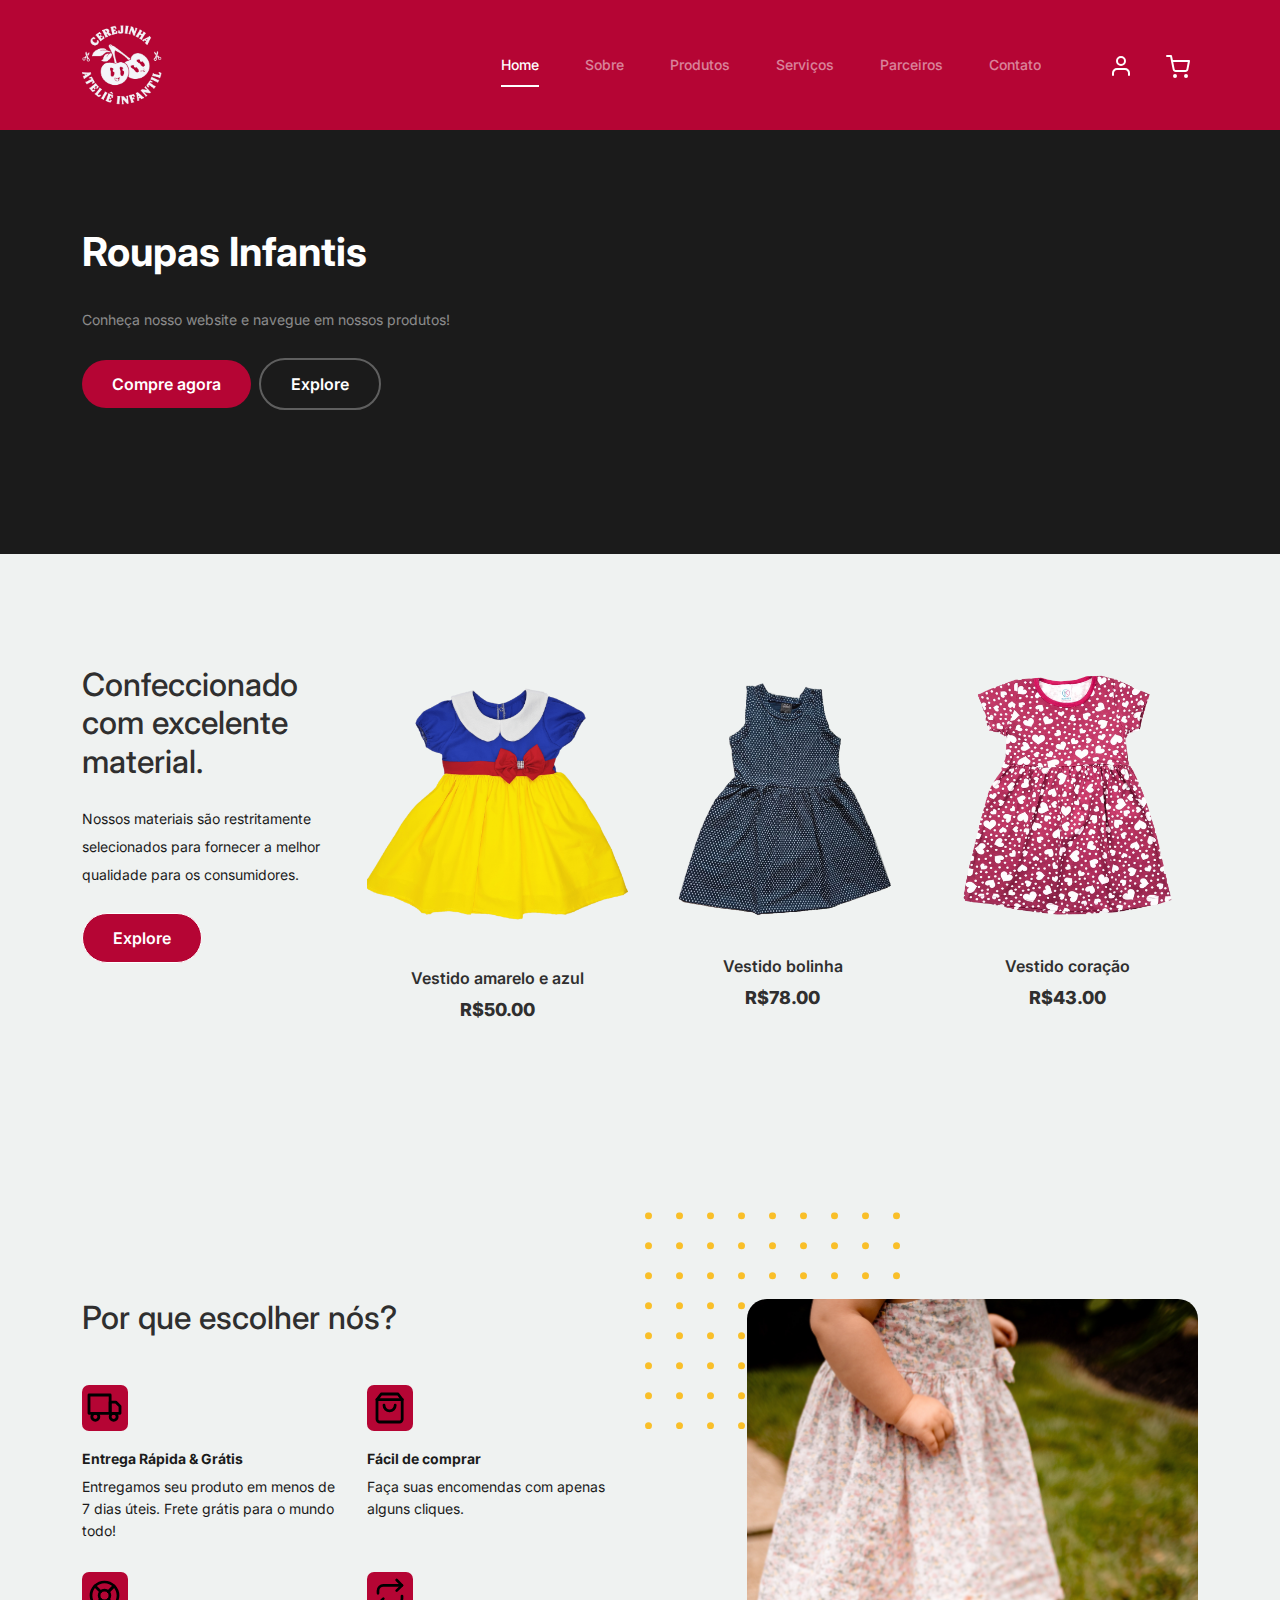
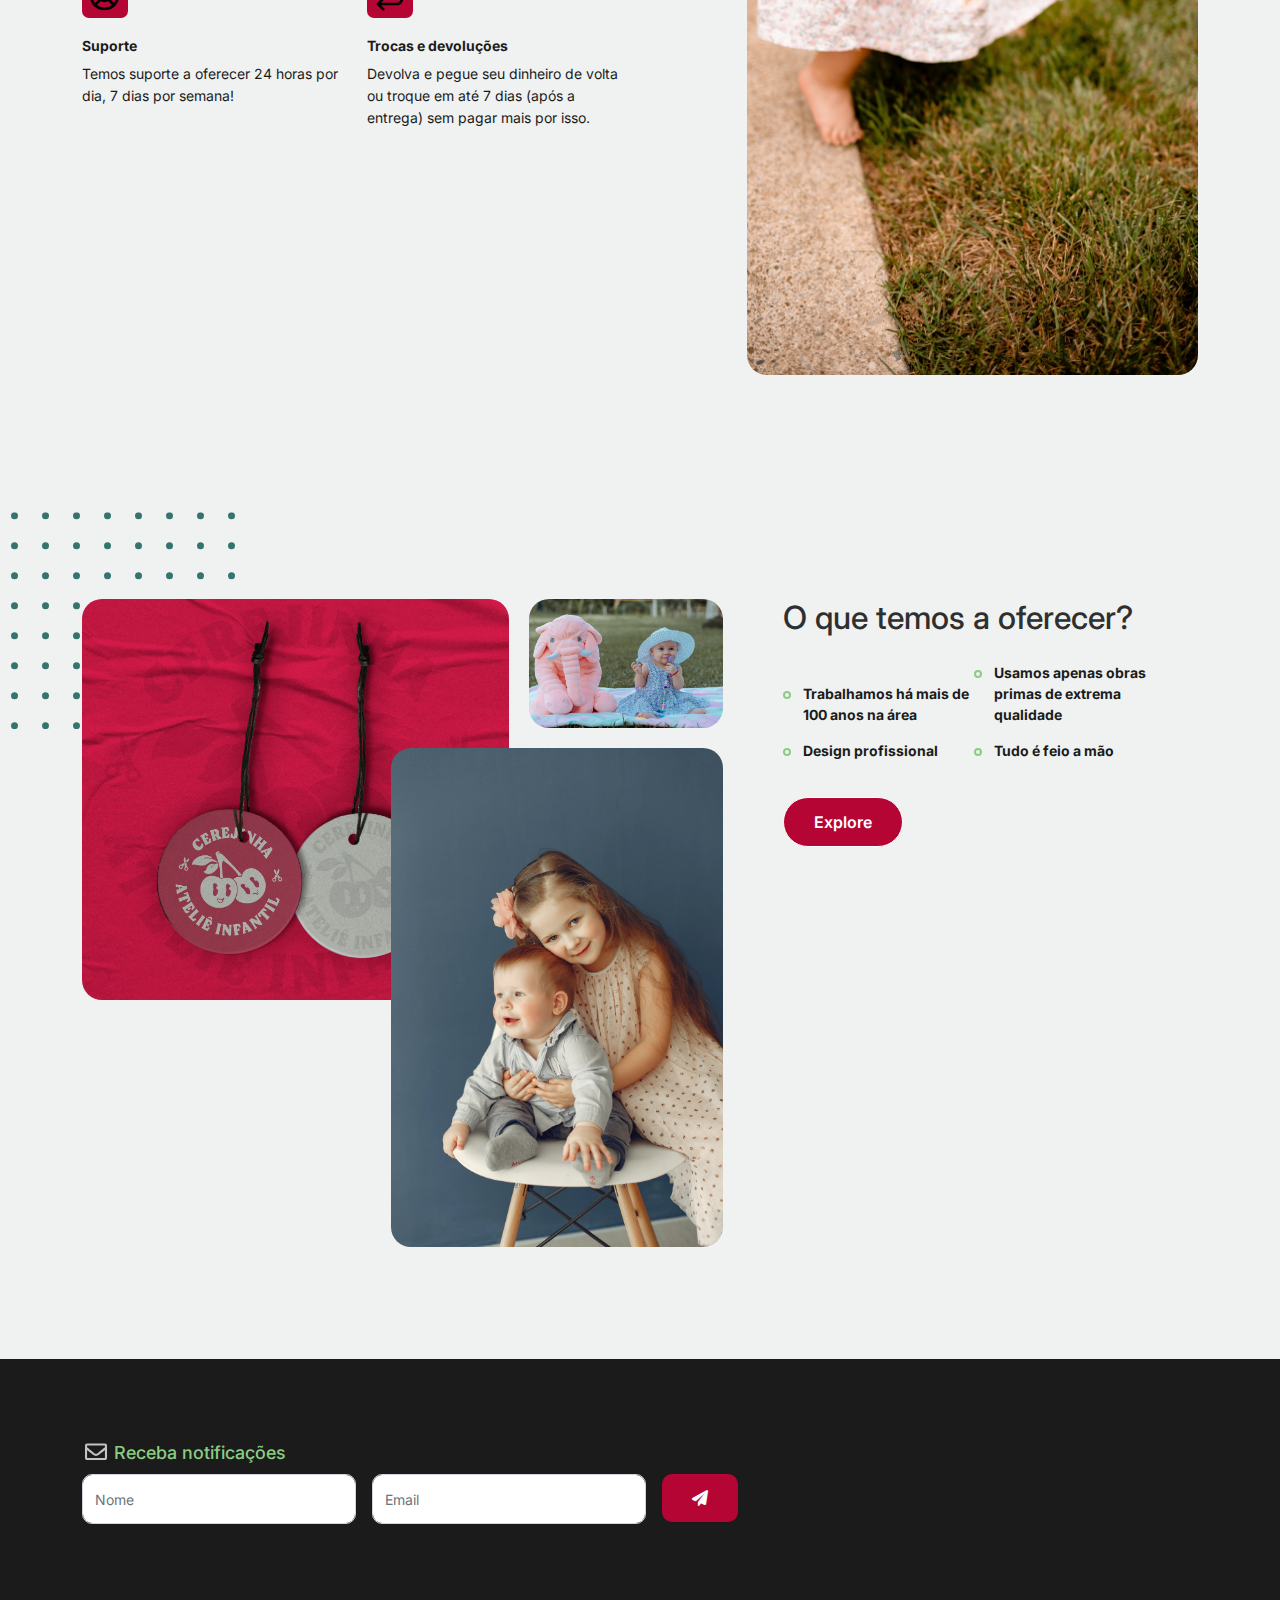
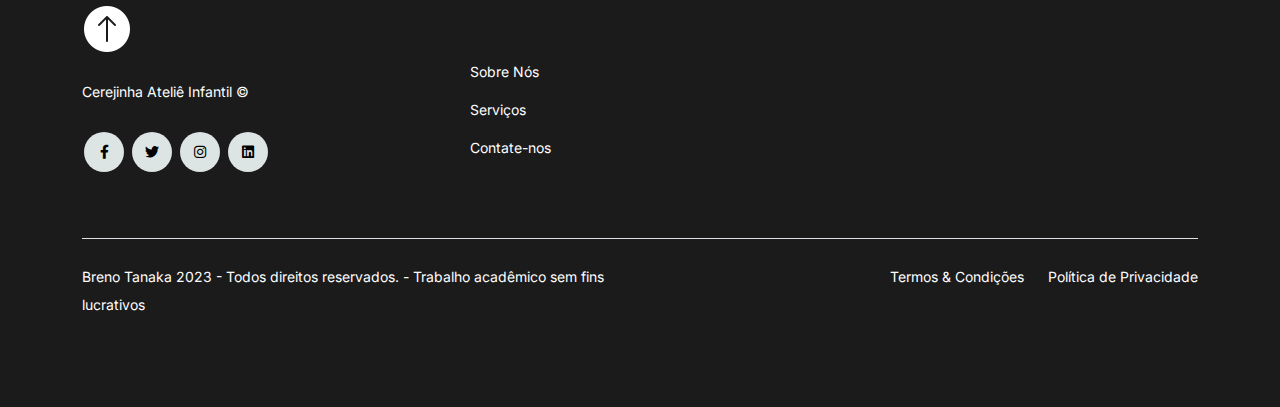
<file: index.html>
<!-- /*
* Bootstrap 5
* Template Name: Furni
* Template Author: Untree.co
* Template URI: https://untree.co/
* License: https://creativecommons.org/licenses/by/3.0/
*/ -->
<!doctype html>
<html lang="en">
<head>
  <meta charset="utf-8">
  <meta name="viewport" content="width=device-width, initial-scale=1, shrink-to-fit=no">
  <meta name="author" content="Untree.co">
  <link rel="icon" href="img/icons/iconehtml.png">

  <meta name="description" content="" />
  <meta name="keywords" content="bootstrap, bootstrap4" />

		<!-- Bootstrap CSS -->
		<link href="css/bootstrap.min.css" rel="stylesheet">
		<link href="https://cdnjs.cloudflare.com/ajax/libs/font-awesome/6.0.0-beta3/css/all.min.css" rel="stylesheet">
		<link href="css/tiny-slider.css" rel="stylesheet">
		<link href="css/style.css" rel="stylesheet">
		<title>Ateliê Infantil</title>
	</head>

	<body>

		<!-- Start Header/Navigation -->
		<nav class="custom-navbar navbar navbar navbar-expand-md navbar-dark bg-dark" arial-label="Furni navigation bar">

			<div class="container">
				<a class="navbar-brand" href="index.html"><img src="img/icons/iconcrop.png" height="80" width="80"></a>

				<button class="navbar-toggler" type="button" data-bs-toggle="collapse" data-bs-target="#navbarsFurni" aria-controls="navbarsFurni" aria-expanded="false" aria-label="Toggle navigation">
					<span class="navbar-toggler-icon"></span>
				</button>

				<div class="collapse navbar-collapse" id="navbarsFurni">
					<ul class="custom-navbar-nav navbar-nav ms-auto mb-2 mb-md-0">
						<li class="nav-item active"><a class="nav-link" href="index.html">Home</a></li>
						<li><a class="nav-link" href="about.html">Sobre</a></li>
						<li><a class="nav-link" href="shop.html">Produtos</a></li>
						<li><a class="nav-link" href="services.html">Serviços</a></li>
						<li><a class="nav-link" href="parceiros.html">Parceiros</a></li>
						<li><a class="nav-link" href="contact.html">Contato</a></li>
					</ul>

					<ul class="custom-navbar-cta navbar-nav mb-2 mb-md-0 ms-5">
						<li><a class="nav-link" href="#"><img src="images/user.svg"></a></li>
						<li><a class="nav-link" href="#"><img src="images/cart.svg"></a></li>
					</ul>
				</div>
			</div>
				
		</nav>
		<!-- End Header/Navigation -->

		<!-- Start Hero Section -->
			<div class="hero">
				<div class="container">
					<div class="row justify-content-between">
						<div class="col-lg-5">
							<div class="intro-excerpt">
								<h1> Roupas Infantis <span clsas="d-block"></span></h1>
								<p class="mb-4">Conheça nosso website e navegue em nossos produtos!</p>
								<p><a href="shop.html" class="btn btn-secondary me-2">Compre agora</a><a href="#" class="btn btn-white-outline">Explore</a></p>
							</div>
						</div>
						<div class="col-lg-7">
							<!--<div class="hero-img-wrap">
								<img src="img/icons/arara.webp" class="img-fluid">
							</div> -->
						</div>
					</div>
				</div>
			</div>
		<!-- End Hero Section -->

		<!-- Start Product Section -->
		<div class="product-section">
			<div class="container">
				<div class="row">

					<!-- Start Column 1 -->
					<div class="col-md-12 col-lg-3 mb-5 mb-lg-0">
						<h2 class="mb-4 section-title">Confeccionado com excelente material.</h2>
						<p class="mb-4">Nossos materiais são restritamente selecionados para fornecer a melhor qualidade para os consumidores.</p>
						<p><a href="shop.html" class="btn">Explore</a></p>
					</div> 
					<!-- End Column 1 -->

					<!-- Start Column 2 -->
					<div class="col-12 col-md-4 col-lg-3 mb-5 mb-md-0">
						<a class="product-item" href="#">
							<img src="img/vestidos/vestidoyb.png" class="img-fluid product-thumbnail">
							<h3 class="product-title">Vestido amarelo e azul</h3>
							<strong class="product-price">R$50.00</strong>

							<span class="icon-cross">
								<img src="images/cross.svg" class="img-fluid">
							</span>
						</a>
					</div> 
					<!-- End Column 2 -->

					<!-- Start Column 3 -->
					<div class="col-12 col-md-4 col-lg-3 mb-5 mb-md-0">
						<a class="product-item" href="#">
							<img src="img/vestidos/vestidobolinha.png" class="img-fluid product-thumbnail">
							<h3 class="product-title">Vestido bolinha</h3>
							<strong class="product-price">R$78.00</strong>

							<span class="icon-cross">
								<img src="images/cross.svg" class="img-fluid">
							</span>
						</a>
					</div>
					<!-- End Column 3 -->

					<!-- Start Column 4 -->
					<div class="col-12 col-md-4 col-lg-3 mb-5 mb-md-0">
						<a class="product-item" href="#">
							<img src="img/vestidos/vestidocoracao.png" class="img-fluid product-thumbnail">
							<h3 class="product-title">Vestido coração</h3>
							<strong class="product-price">R$43.00</strong>

							<span class="icon-cross">
								<img src="images/cross.svg" class="img-fluid">
							</span>
						</a>
					</div>
					<!-- End Column 4 -->

				</div>
			</div>
		</div>
		<!-- End Product Section -->

		<!-- Start Why Choose Us Section -->
		<div class="why-choose-section">
			<div class="container">
				<div class="row justify-content-between">
					<div class="col-lg-6">
						<h2 class="section-title">Por que escolher nós?</h2>
						<!-- <p>Donec vitae odio quis nisl dapibus malesuada. Nullam ac aliquet velit. Aliquam vulputate velit imperdiet dolor tempor tristique.</p> -->

						<div class="row my-5">
							<div class="col-6 col-md-6">
								<div class="feature">
									<div class="icon">
										<img src="images/truck.svg" alt="Image" class="imf-fluid">
									</div>
									<h3><b>Entrega Rápida &amp; Grátis</b></h3>
									<p>Entregamos seu produto em menos de 7 dias úteis. Frete grátis para o mundo todo!</p>
								</div>
							</div>

							<div class="col-6 col-md-6">
								<div class="feature">
									<div class="icon">
										<img src="images/bag.svg" alt="Image" class="imf-fluid">
									</div>
									<h3><b>Fácil de comprar</b></h3>
									<p>Faça suas encomendas com apenas alguns cliques.</p>
								</div>
							</div>

							<div class="col-6 col-md-6">
								<div class="feature">
									<div class="icon">
										<img src="images/support.svg" alt="Image" class="imf-fluid">
									</div>
									<h3><b>Suporte</b></h3>
									<p>Temos suporte a oferecer 24 horas por dia, 7 dias por semana!</p>
								</div>
							</div>

							<div class="col-6 col-md-6">
								<div class="feature">
									<div class="icon">
										<img src="images/return.svg" alt="Image" class="imf-fluid">
									</div>
									<h3><b>Trocas e devoluções</b></h3>
									<p>Devolva e pegue seu dinheiro de volta ou troque em até 7 dias (após a entrega) sem pagar mais por isso.</p>
								</div>
							</div>

						</div>
					</div>

					<div class="col-lg-5">
						<div class="img-wrap">
							<img src="img/fotos/foto1.jpg" alt="Image" class="img-fluid">
						</div>
					</div>

				</div>
			</div>
		</div>
		<!-- End Why Choose Us Section -->

		<!-- Start We Help Section -->
		<div class="we-help-section">
			<div class="container">
				<div class="row justify-content-between">
					<div class="col-lg-7 mb-5 mb-lg-0">
						<div class="imgs-grid">
							<div class="grid grid-1"><img src="img/icons/etiqueta.png" alt="Untree.co"></div>
							<div class="grid grid-2"><img src="img/fotos/foto3.jpg" alt="Untree.co"></div>
							<div class="grid grid-3"><img src="img/fotos/foto4.jpg" alt="Untree.co"></div>
						</div>
					</div>
					<div class="col-lg-5 ps-lg-5">
						<h2 class="section-title mb-4">O que temos a oferecer?</h2>
						<!--<p>Donec facilisis quam ut purus rutrum lobortis. Donec vitae odio quis nisl dapibus malesuada. Nullam ac aliquet velit. Aliquam vulputate velit imperdiet dolor tempor tristique. Pellentesque habitant morbi tristique senectus et netus et malesuada</p>-->

						<ul class="list-unstyled custom-list my-4">
							<li><b>Trabalhamos há mais de 100 anos na área</li>
							<li>Usamos apenas obras primas de extrema qualidade</li>
							<li>Design profissional</li>
							<li>Tudo é feio a mão</b></li>
						</ul>
						<p><a herf="#" class="btn">Explore</a></p>
					</div>
				</div>
			</div>
		</div>
		<!-- End We Help Section -->

		<!-- Start Popular Product
		<div class="popular-product">
			<div class="container">
				<div class="row">

					<div class="col-12 col-md-6 col-lg-4 mb-4 mb-lg-0">
						<div class="product-item-sm d-flex">
							<div class="thumbnail">
								<img src="images/product-1.png" alt="Image" class="img-fluid">
							</div>
							<div class="pt-3">
								<h3>Nordic Chair</h3>
								<p>Donec facilisis quam ut purus rutrum lobortis. Donec vitae odio </p>
								<p><a href="shop.html">Veja mais</a></p>
							</div>
						</div>
					</div>

					<div class="col-12 col-md-6 col-lg-4 mb-4 mb-lg-0">
						<div class="product-item-sm d-flex">
							<div class="thumbnail">
								<img src="images/product-2.png" alt="Image" class="img-fluid">
							</div>
							<div class="pt-3">
								<h3>Kruzo Aero Chair</h3>
								<p>Donec facilisis quam ut purus rutrum lobortis. Donec vitae odio </p>
								<p><a href="shop.html">Veja mais</a></p>
							</div>
						</div>
					</div>

					<div class="col-12 col-md-6 col-lg-4 mb-4 mb-lg-0">
						<div class="product-item-sm d-flex">
							<div class="thumbnail">
								<img src="images/product-3.png" alt="Image" class="img-fluid">
							</div>
							<div class="pt-3">
								<h3>Ergonomic Chair</h3>
								<p>Donec facilisis quam ut purus rutrum lobortis. Donec vitae odio </p>
								<p><a href="shop.html">Veja mais</a></p>
							</div>
						</div>
					</div>

				</div>
			</div>
		</div>
		 End Popular Product -->

		<!-- Start Testimonial Slider
		<div class="testimonial-section">
			<div class="container">
				<div class="row">
					<div class="col-lg-7 mx-auto text-center">
						<h2 class="section-title">Avaliações</h2>
					</div>
				</div>

				<div class="row justify-content-center">
					<div class="col-lg-12">
						<div class="testimonial-slider-wrap text-center">

							<div id="testimonial-nav">
								<span class="prev" data-controls="prev"><span class="fa fa-chevron-left"></span></span>
								<span class="next" data-controls="next"><span class="fa fa-chevron-right"></span></span>
							</div>

							<div class="testimonial-slider">
								
								<div class="item">
									<div class="row justify-content-center">
										<div class="col-lg-8 mx-auto">

											<div class="testimonial-block text-center">
												<blockquote class="mb-5">
													<p>&ldquo;Nunca vi produtos com qualidade melhor do que esses!.&rdquo;</p>
												</blockquote>

												<div class="author-info">
													<div class="author-pic">
														<img src="img/user/lucas.jpeg" alt="Maria Jones" class="img-fluid">
													</div>
													<h3 class="font-weight-bold">Lucas</h3>
													<span class="position d-block mb-3">★★★★★</span>
												</div>
											</div>

										</div>
									</div>
								</div> 
								 END item

								<div class="item">
									<div class="row justify-content-center">
										<div class="col-lg-8 mx-auto">

											<div class="testimonial-block text-center">
												<blockquote class="mb-5">
													<p>&ldquo;Achei as estampas muito interessantes e bastante chamativas.&rdquo;</p>
												</blockquote>

												<div class="author-info">
													<div class="author-pic">
														<img src="img/user/paiva.jpeg" alt="Maria Jones" class="img-fluid">
													</div>
													<h3 class="font-weight-bold">Daniel P.</h3>
													<span class="position d-block mb-3">★★★★☆</span>
												</div>
											</div>

										</div>
									</div>
								</div> 
								 END item

								<div class="item">
									<div class="row justify-content-center">
										<div class="col-lg-8 mx-auto">

											<div class="testimonial-block text-center">
												<blockquote class="mb-5">
													<p>&ldquo;Gostei da maioria dos modelos.&rdquo;</p>
												</blockquote>

												<div class="author-info">
													<div class="author-pic">
														<img src="img/user/greg.jpeg" alt="Maria Jones" class="img-fluid">
													</div>
													<h3 class="font-weight-bold">Gregório</h3>
													<span class="position d-block mb-3">★★★★☆</span>
												</div>
											</div>

										</div>
									</div>
								</div> 
								 END item 

								<div class="item">
									<div class="row justify-content-center">
										<div class="col-lg-8 mx-auto">

											<div class="testimonial-block text-center">
												<blockquote class="mb-5">
													<p>&ldquo;Gostei mas falta variedade.&rdquo;</p>
												</blockquote>

												<div class="author-info">
													<div class="author-pic">
														<img src="img/user/thiago.jpeg" alt="Maria Jones" class="img-fluid">
													</div>
													<h3 class="font-weight-bold">Thiago</h3>
													<span class="position d-block mb-3">★★★☆☆</span>
												</div>
											</div>

										</div>
									</div>
								</div> 
								 END item 

								<div class="item">
									<div class="row justify-content-center">
										<div class="col-lg-8 mx-auto">

											<div class="testimonial-block text-center">
												<blockquote class="mb-5">
													<p>&ldquo;Não me agradou.&rdquo;</p>
												</blockquote>

												<div class="author-info">
													<div class="author-pic">
														<img src="img/user/vini.jpeg" alt="Maria Jones" class="img-fluid">
													</div>
													<h3 class="font-weight-bold">Vinícius</h3>
													<span class="position d-block mb-3">★★★★★</span>
												</div>
											</div>

										</div>
									</div>
								</div> 
								 END item 

							</div>

						</div>
					</div>
				</div>
			</div>
		</div>
		End Testimonial Slider -->

		<!-- Start Blog Section 
		<div class="blog-section">
			<div class="container">
				<div class="row mb-5">
					<div class="col-md-6">
						<h2 class="section-title">Recent Blog</h2>
					</div>
					<div class="col-md-6 text-start text-md-end">
						<a href="#" class="more">View All Posts</a>
					</div>
				</div>

				<div class="row">

					<div class="col-12 col-sm-6 col-md-4 mb-4 mb-md-0">
						<div class="post-entry">
							<a href="#" class="post-thumbnail"><img src="images/post-1.jpg" alt="Image" class="img-fluid"></a>
							<div class="post-content-entry">
								<h3><a href="#">First Time Home Owner Ideas</a></h3>
								<div class="meta">
									<span>by <a href="#">Kristin Watson</a></span> <span>on <a href="#">Dec 19, 2021</a></span>
								</div>
							</div>
						</div>
					</div>

					<div class="col-12 col-sm-6 col-md-4 mb-4 mb-md-0">
						<div class="post-entry">
							<a href="#" class="post-thumbnail"><img src="images/post-2.jpg" alt="Image" class="img-fluid"></a>
							<div class="post-content-entry">
								<h3><a href="#">How To Keep Your Furniture Clean</a></h3>
								<div class="meta">
									<span>by <a href="#">Robert Fox</a></span> <span>on <a href="#">Dec 15, 2021</a></span>
								</div>
							</div>
						</div>
					</div>

					<div class="col-12 col-sm-6 col-md-4 mb-4 mb-md-0">
						<div class="post-entry">
							<a href="#" class="post-thumbnail"><img src="images/post-3.jpg" alt="Image" class="img-fluid"></a>
							<div class="post-content-entry">
								<h3><a href="#">Small Space Furniture Apartment Ideas</a></h3>
								<div class="meta">
									<span>by <a href="#">Kristin Watson</a></span> <span>on <a href="#">Dec 12, 2021</a></span>
								</div>
							</div>
						</div>
					</div>

				</div>
			</div>
		</div>
		 End Blog Section -->	

		<!-- Start Footer Section -->
		<footer class="footer-section">
			<div class="container relative">

				<!-- <div class="sofa-img">
					<img src="img/icons/arara.webp" alt="Image" class="img-fluid">
				</div> -->

				<div class="row">
					<div class="col-lg-8">
						<div class="subscription-form">
							<h3 class="d-flex align-items-center"><span class="me-1"><img src="images/envelope-outline.svg" alt="Image" class="img-fluid"></span><span>Receba notificações</span></h3>

							<form action="#" class="row g-3">
								<div class="col-auto">
									<input type="text" class="form-control" placeholder="Nome">
								</div>
								<div class="col-auto">
									<input type="email" class="form-control" placeholder="Email">
								</div>
								<div class="col-auto">
									<button class="btn btn-primary">
										<span class="fa fa-paper-plane"></span>
									</button>
								</div>
							</form>

						</div>
					</div>
				</div>

				<div class="row g-5 mb-5">
					<div class="col-lg-4">
						<div class="mb-4 footer-logo-wrap"><a href="#" class="footer-logo"><img src="img/icons/iconfooter.png" height="50" width="50"></a></div>
						<p class="mb-4">Cerejinha Ateliê Infantil ©</p>

						<ul class="list-unstyled custom-social">
							<li><a href="#"><span class="fa fa-brands fa-facebook-f"></span></a></li>
							<li><a href="#"><span class="fa fa-brands fa-twitter"></span></a></li>
							<li><a href="#"><span class="fa fa-brands fa-instagram"></span></a></li>
							<li><a href="#"><span class="fa fa-brands fa-linkedin"></span></a></li>
						</ul>
					</div>

					<div class="col-lg-8">
						<div class="row links-wrap">
							<div class="col-6 col-sm-6 col-md-3">
								<ul class="list-unstyled">
									<li><a href="about.html">Sobre Nós</a></li>
									<li><a href="services.html">Serviços</a></li>
									<!--<li><a href="#">Blog</a></li> -->
									<li><a href="contact.html">Contate-nos</a></li>
									<li><a href="#"></a></li>
								</ul>
							</div>

							<!--<div class="col-6 col-sm-6 col-md-3">
								<ul class="list-unstyled">
									<li><a href="#">Support</a></li>
									<li><a href="#">Knowledge base</a></li>
									<li><a href="#">Live chat</a></li>
								</ul>
							</div> -->

							<div class="col-6 col-sm-6 col-md-3">
								<ul class="list-unstyled">
									<!--<li><a href="#">Jobs</a></li>
									<li><a href="#">Our team</a></li>
									<li><a href="#">Leadership</a></li>
									<li><a href="#">Privacy Policy</a></li> -->
								</ul>
							</div>

							<div class="col-6 col-sm-6 col-md-3">
								<ul class="list-unstyled">
									<!--<li><a href="#">Nordic Chair</a></li>
									<li><a href="#">Kruzo Aero</a></li>
									<li><a href="#">Ergonomic Chair</a></li> -->
								</ul>
							</div>
						</div>
					</div>

				</div>

				<div class="border-top copyright">
					<div class="row pt-4">
						<div class="col-lg-6">
							<p class="mb-2 text-center text-lg-start"><!-- /*Copyright &copy;<script>document.write(new Date().getFullYear());</script> */ -->  Breno Tanaka 2023 - Todos direitos reservados. - Trabalho acadêmico sem fins lucrativos <!--&mdash; Template por <a href="https://untree.co">Untree.co</a> Template By <a hreff="https://themewagon.com">ThemeWagon</a> License information: https://untree.co/license/ -->
            </p>
						</div>

						<div class="col-lg-6 text-center text-lg-end">
							<ul class="list-unstyled d-inline-flex ms-auto">
								<li class="me-4"><a href="#">Termos &amp; Condições</a></li>
								<li><a href="#">Política de Privacidade</a></li>
							</ul>
						</div>

					</div>
				</div>

			</div>
		</footer>
		<!-- End Footer Section -->	


		<script src="js/bootstrap.bundle.min.js"></script>
		<script src="js/tiny-slider.js"></script>
		<script src="js/custom.js"></script>
	</body>

</html>
</file>
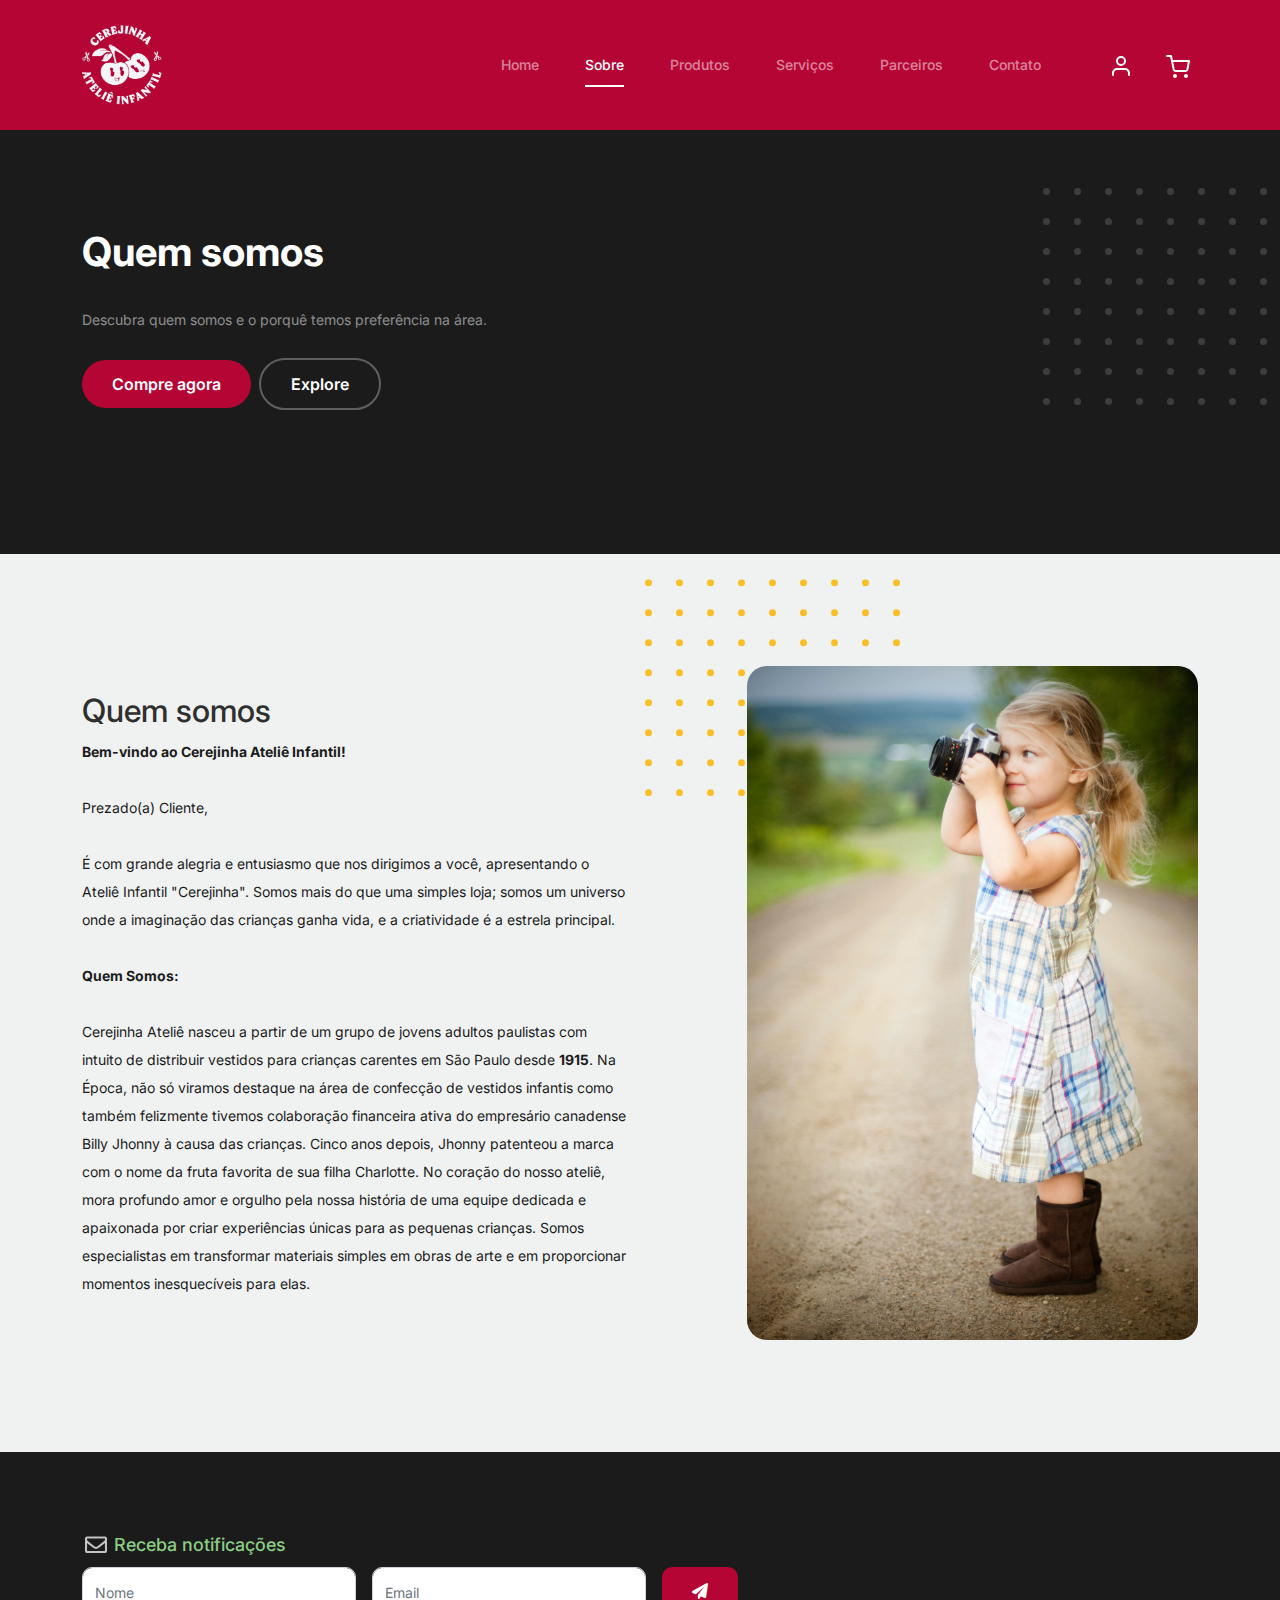
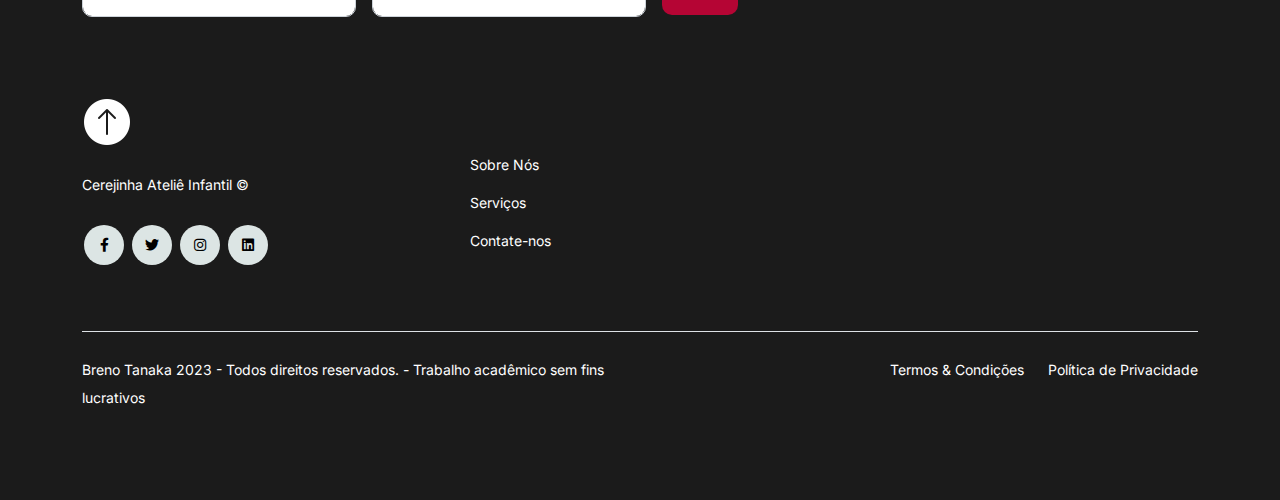
<file: about.html>
<!-- /*
* Bootstrap 5
* Template Name: Furni
* Template Author: Untree.co
* Template URI: https://untree.co/
* License: https://creativecommons.org/licenses/by/3.0/
*/ -->
<!doctype html>
<html lang="en">
<head>
  <meta charset="utf-8">
  <meta name="viewport" content="width=device-width, initial-scale=1, shrink-to-fit=no">
  <meta name="author" content="Untree.co">
  <link rel="icon" href="img/icons/iconehtml.png">

  <meta name="description" content="" />
  <meta name="keywords" content="bootstrap, bootstrap4" />

		<!-- Bootstrap CSS -->
		<link href="css/bootstrap.min.css" rel="stylesheet">
		<link href="https://cdnjs.cloudflare.com/ajax/libs/font-awesome/6.0.0-beta3/css/all.min.css" rel="stylesheet">
		<link href="css/tiny-slider.css" rel="stylesheet">
		<link href="css/style.css" rel="stylesheet">
		<title>Sobre</title>
	</head>

	<body>

		<!-- Start Header/Navigation -->
		<nav class="custom-navbar navbar navbar navbar-expand-md navbar-dark bg-dark" arial-label="Furni navigation bar">

			<div class="container">
				<a class="navbar-brand" href="index.html"><img src="img/icons/iconcrop.png" height="80" width="80"></a>

				<button class="navbar-toggler" type="button" data-bs-toggle="collapse" data-bs-target="#navbarsFurni" aria-controls="navbarsFurni" aria-expanded="false" aria-label="Toggle navigation">
					<span class="navbar-toggler-icon"></span>
				</button>

				<div class="collapse navbar-collapse" id="navbarsFurni">
					<ul class="custom-navbar-nav navbar-nav ms-auto mb-2 mb-md-0">
						<li><a class="nav-link" href="index.html">Home</a></li>
						<li class="nav-item active"><a class="nav-link" href="about.html">Sobre</a></li>
						<li><a class="nav-link" href="shop.html">Produtos</a></li>
						<li><a class="nav-link" href="services.html">Serviços</a></li>
						<li><a class="nav-link" href="parceiros.html">Parceiros</a></li>
						<li><a class="nav-link" href="contact.html">Contato</a></li>
					</ul>

					<ul class="custom-navbar-cta navbar-nav mb-2 mb-md-0 ms-5">
						<li><a class="nav-link" href="#"><img src="images/user.svg"></a></li>
						<li><a class="nav-link" href="#"><img src="images/cart.svg"></a></li>
					</ul>
				</div>
			</div>
				
		</nav>
		<!-- End Header/Navigation -->

		<!-- Start Hero Section -->
			<div class="hero">
				<div class="container">
					<div class="row justify-content-between">
						<div class="col-lg-5">
							<div class="intro-excerpt">
								<h1>Quem somos</h1>
								<p class="mb-4">Descubra quem somos e o porquê temos preferência na área.</p>
								<p><a href="shop.html" class="btn btn-secondary me-2">Compre agora</a><a href="#" class="btn btn-white-outline">Explore</a></p>
							</div>
						</div>
						<div class="col-lg-7">
							<div class="hero-img-wrap">
								<!--<img src="images/couch.png" class="img-fluid"> -->
							</div>
						</div>
					</div>
				</div>
			</div>
		<!-- End Hero Section -->

		

		<!-- Start Why Choose Us Section -->
		<div class="why-choose-section">
			<div class="container">
				<div class="row justify-content-between align-items-center">
					<div class="col-lg-6">
						<h2 class="section-title">Quem somos</h2>
						<p>
							<b>Bem-vindo ao Cerejinha Ateliê Infantil!</b><br><br>
							
							Prezado(a) Cliente,<br><br>
							
							É com grande alegria e entusiasmo que nos dirigimos a você, apresentando o Ateliê Infantil "Cerejinha". Somos mais do que uma simples loja; somos um universo onde a imaginação das crianças ganha vida, e a criatividade é a estrela principal.<br><br>
							
							<b>Quem Somos:</b><br><br>
							Cerejinha Ateliê nasceu a partir de um grupo de jovens adultos paulistas com intuito de distribuir vestidos para crianças carentes em São Paulo desde <b>1915</b>. Na Época, não só viramos destaque na área de confecção de vestidos infantis como também felizmente tivemos colaboração financeira ativa do empresário canadense Billy Jhonny à causa das crianças. Cinco anos depois, Jhonny patenteou a marca com o nome da fruta favorita de sua filha Charlotte. No coração do nosso ateliê, mora profundo amor e orgulho pela nossa história de uma equipe dedicada e apaixonada por criar experiências únicas para as pequenas crianças. Somos especialistas em transformar materiais simples em obras de arte e em proporcionar momentos inesquecíveis para elas.</p>

							<!--<div class="row my-5">
								<div class="col-6 col-md-6">
									<div class="feature">
										<div class="icon">
											<img src="images/truck.svg" alt="Image" class="imf-fluid">
										</div>
										<h3><b>Entrega Rápida &amp; Grátis</b></h3>
										<p>Entregamos seu produto em menos de 7 dias úteis. Frete grátis para o mundo todo!</p>
									</div>
								</div>
	
								<div class="col-6 col-md-6">
									<div class="feature">
										<div class="icon">
											<img src="images/bag.svg" alt="Image" class="imf-fluid">
										</div>
										<h3><b>Fácil de comprar</b></h3>
										<p>Faça suas encomendas com apenas alguns cliques.</p>
									</div>
								</div>
	
								<div class="col-6 col-md-6">
									<div class="feature">
										<div class="icon">
											<img src="images/support.svg" alt="Image" class="imf-fluid">
										</div>
										<h3><b>Suporte</b></h3>
										<p>Temos suporte a oferecer 24 horas por dia, 7 dias por semana!</p>
									</div>
								</div>
	
								<div class="col-6 col-md-6">
									<div class="feature">
										<div class="icon">
											<img src="images/return.svg" alt="Image" class="imf-fluid">
										</div>
										<h3><b>Trocas e devoluções</b></h3>
										<p>Devolva e pegue seu dinheiro de volta ou troque em até 7 dias (após a entrega) sem pagar mais por isso.</p>
									</div>
								</div>
	
							</div>-->
						</div>
	
						<div class="col-lg-5">
							<div class="img-wrap">
								<img src="img/fotos/foto5.jpg" alt="Image" class="img-fluid">
							</div>
						</div>

				</div>
			</div>
		</div>
		<!-- End Why Choose Us Section -->

		<!-- Start Team Section
		<div class="untree_co-section">
			<div class="container">

				<div class="row mb-5">
					<div class="col-lg-5 mx-auto text-center">
						<h2 class="section-title">Our Team</h2>
					</div>
				</div>

				<div class="row">

					
					<div class="col-12 col-md-6 col-lg-3 mb-5 mb-md-0">
						<img src="images/person_1.jpg" class="img-fluid mb-5">
						<h3 clas><a href="#"><span class="">Lawson</span> Arnold</a></h3>
            <span class="d-block position mb-4">CEO, Founder, Atty.</span>
            <p>Separated they live in.
            Separated they live in Bookmarksgrove right at the coast of the Semantics, a large language ocean.</p>
            <p class="mb-0"><a href="#" class="more dark">Learn More <span class="icon-arrow_forward"></span></a></p>
					</div> 
					

					
					<div class="col-12 col-md-6 col-lg-3 mb-5 mb-md-0">
						<img src="images/person_2.jpg" class="img-fluid mb-5">

						<h3 clas><a href="#"><span class="">Jeremy</span> Walker</a></h3>
            <span class="d-block position mb-4">CEO, Founder, Atty.</span>
            <p>Separated they live in.
            Separated they live in Bookmarksgrove right at the coast of the Semantics, a large language ocean.</p>
            <p class="mb-0"><a href="#" class="more dark">Learn More <span class="icon-arrow_forward"></span></a></p>

					</div> 
					

					
					<div class="col-12 col-md-6 col-lg-3 mb-5 mb-md-0">
						<img src="images/person_3.jpg" class="img-fluid mb-5">
						<h3 clas><a href="#"><span class="">Patrik</span> White</a></h3>
            <span class="d-block position mb-4">CEO, Founder, Atty.</span>
            <p>Separated they live in.
            Separated they live in Bookmarksgrove right at the coast of the Semantics, a large language ocean.</p>
            <p class="mb-0"><a href="#" class="more dark">Learn More <span class="icon-arrow_forward"></span></a></p>
					</div> 
					

					
					<div class="col-12 col-md-6 col-lg-3 mb-5 mb-md-0">
						<img src="images/person_4.jpg" class="img-fluid mb-5">

						<h3 clas><a href="#"><span class="">Kathryn</span> Ryan</a></h3>
            <span class="d-block position mb-4">CEO, Founder, Atty.</span>
            <p>Separated they live in.
            Separated they live in Bookmarksgrove right at the coast of the Semantics, a large language ocean.</p>
            <p class="mb-0"><a href="#" class="more dark">Learn More <span class="icon-arrow_forward"></span></a></p>

          
					</div> 
					

					

				</div>
			</div>
		</div>
		 End Team Section -->

		

		<!-- End Popular Product -->

		<!-- Start Testimonial Slider
		<div class="testimonial-section">
			<div class="container">
				<div class="row">
					<div class="col-lg-7 mx-auto text-center">
						<h2 class="section-title">Avaliações</h2>
					</div>
				</div>

				<div class="row justify-content-center">
					<div class="col-lg-12">
						<div class="testimonial-slider-wrap text-center">

							<div id="testimonial-nav">
								<span class="prev" data-controls="prev"><span class="fa fa-chevron-left"></span></span>
								<span class="next" data-controls="next"><span class="fa fa-chevron-right"></span></span>
							</div>

							<div class="testimonial-slider">
								
								<div class="item">
									<div class="row justify-content-center">
										<div class="col-lg-8 mx-auto">

											<div class="testimonial-block text-center">
												<blockquote class="mb-5">
													<p>&ldquo;Nunca vi produtos com qualidade melhor do que esses!.&rdquo;</p>
												</blockquote>

												<div class="author-info">
													<div class="author-pic">
														<img src="img/user/lucas.jpeg" alt="Maria Jones" class="img-fluid">
													</div>
													<h3 class="font-weight-bold">Lucas</h3>
													<span class="position d-block mb-3">★★★★★</span>
												</div>
											</div>

										</div>
									</div>
								</div> 
								 END item

								<div class="item">
									<div class="row justify-content-center">
										<div class="col-lg-8 mx-auto">

											<div class="testimonial-block text-center">
												<blockquote class="mb-5">
													<p>&ldquo;Achei as estampas muito interessantes e bastante chamativas.&rdquo;</p>
												</blockquote>

												<div class="author-info">
													<div class="author-pic">
														<img src="img/user/paiva.jpeg" alt="Maria Jones" class="img-fluid">
													</div>
													<h3 class="font-weight-bold">Daniel P.</h3>
													<span class="position d-block mb-3">★★★★☆</span>
												</div>
											</div>

										</div>
									</div>
								</div> 
								 END item

								<div class="item">
									<div class="row justify-content-center">
										<div class="col-lg-8 mx-auto">

											<div class="testimonial-block text-center">
												<blockquote class="mb-5">
													<p>&ldquo;Gostei da maioria dos modelos.&rdquo;</p>
												</blockquote>

												<div class="author-info">
													<div class="author-pic">
														<img src="img/user/greg.jpeg" alt="Maria Jones" class="img-fluid">
													</div>
													<h3 class="font-weight-bold">Gregório</h3>
													<span class="position d-block mb-3">★★★★☆</span>
												</div>
											</div>

										</div>
									</div>
								</div> 
								 END item 

								<div class="item">
									<div class="row justify-content-center">
										<div class="col-lg-8 mx-auto">

											<div class="testimonial-block text-center">
												<blockquote class="mb-5">
													<p>&ldquo;Gostei mas falta variedade.&rdquo;</p>
												</blockquote>

												<div class="author-info">
													<div class="author-pic">
														<img src="img/user/thiago.jpeg" alt="Maria Jones" class="img-fluid">
													</div>
													<h3 class="font-weight-bold">Thiago</h3>
													<span class="position d-block mb-3">★★★☆☆</span>
												</div>
											</div>

										</div>
									</div>
								</div> 
								 END item 

								<div class="item">
									<div class="row justify-content-center">
										<div class="col-lg-8 mx-auto">

											<div class="testimonial-block text-center">
												<blockquote class="mb-5">
													<p>&ldquo;Não me agradou.&rdquo;</p>
												</blockquote>

												<div class="author-info">
													<div class="author-pic">
														<img src="img/user/vini.jpeg" alt="Maria Jones" class="img-fluid">
													</div>
													<h3 class="font-weight-bold">Vinícius</h3>
													<span class="position d-block mb-3">★★★★★</span>
												</div>
											</div>

										</div>
									</div>
								</div> 
								 END item 

							</div>

						</div>
					</div>
				</div>
			</div>
		</div>
		End Testimonial Slider -->

		

		<!-- Start Footer Section -->
		<footer class="footer-section">
			<div class="container relative">

				<!-- <div class="sofa-img">
					<img src="img/icons/arara.webp" alt="Image" class="img-fluid">
				</div> -->

				<div class="row">
					<div class="col-lg-8">
						<div class="subscription-form">
							<h3 class="d-flex align-items-center"><span class="me-1"><img src="images/envelope-outline.svg" alt="Image" class="img-fluid"></span><span>Receba notificações</span></h3>

							<form action="#" class="row g-3">
								<div class="col-auto">
									<input type="text" class="form-control" placeholder="Nome">
								</div>
								<div class="col-auto">
									<input type="email" class="form-control" placeholder="Email">
								</div>
								<div class="col-auto">
									<button class="btn btn-primary">
										<span class="fa fa-paper-plane"></span>
									</button>
								</div>
							</form>

						</div>
					</div>
				</div>

				<div class="row g-5 mb-5">
					<div class="col-lg-4">
						<div class="mb-4 footer-logo-wrap"><a href="#" class="footer-logo"><img src="img/icons/iconfooter.png" height="50" width="50"></a></div>
						<p class="mb-4">Cerejinha Ateliê Infantil ©</p>

						<ul class="list-unstyled custom-social">
							<li><a href="#"><span class="fa fa-brands fa-facebook-f"></span></a></li>
							<li><a href="#"><span class="fa fa-brands fa-twitter"></span></a></li>
							<li><a href="#"><span class="fa fa-brands fa-instagram"></span></a></li>
							<li><a href="#"><span class="fa fa-brands fa-linkedin"></span></a></li>
						</ul>
					</div>

					<div class="col-lg-8">
						<div class="row links-wrap">
							<div class="col-6 col-sm-6 col-md-3">
								<ul class="list-unstyled">
									<li><a href="about.html">Sobre Nós</a></li>
									<li><a href="services.html">Serviços</a></li>
									<!--<li><a href="#">Blog</a></li> -->
									<li><a href="contact.html">Contate-nos</a></li>
									<li><a href="#"></a></li>
								</ul>
							</div>

							<!--<div class="col-6 col-sm-6 col-md-3">
								<ul class="list-unstyled">
									<li><a href="#">Support</a></li>
									<li><a href="#">Knowledge base</a></li>
									<li><a href="#">Live chat</a></li>
								</ul>
							</div> -->

							<div class="col-6 col-sm-6 col-md-3">
								<ul class="list-unstyled">
									<!--<li><a href="#">Jobs</a></li>
									<li><a href="#">Our team</a></li>
									<li><a href="#">Leadership</a></li>
									<li><a href="#">Privacy Policy</a></li> -->
								</ul>
							</div>

							<div class="col-6 col-sm-6 col-md-3">
								<ul class="list-unstyled">
									<!--<li><a href="#">Nordic Chair</a></li>
									<li><a href="#">Kruzo Aero</a></li>
									<li><a href="#">Ergonomic Chair</a></li> -->
								</ul>
							</div>
						</div>
					</div>

				</div>

				<div class="border-top copyright">
					<div class="row pt-4">
						<div class="col-lg-6">
							<p class="mb-2 text-center text-lg-start"><!-- /*Copyright &copy;<script>document.write(new Date().getFullYear());</script> */ -->  Breno Tanaka 2023 - Todos direitos reservados. - Trabalho acadêmico sem fins lucrativos <!--&mdash; Template por <a href="https://untree.co">Untree.co</a> Template By <a hreff="https://themewagon.com">ThemeWagon</a> License information: https://untree.co/license/ -->
            </p>
						</div>

						<div class="col-lg-6 text-center text-lg-end">
							<ul class="list-unstyled d-inline-flex ms-auto">
								<li class="me-4"><a href="#">Termos &amp; Condições</a></li>
								<li><a href="#">Política de Privacidade</a></li>
							</ul>
						</div>

					</div>
				</div>

			</div>
		</footer>
		<!-- End Footer Section -->	


		<script src="js/bootstrap.bundle.min.js"></script>
		<script src="js/tiny-slider.js"></script>
		<script src="js/custom.js"></script>
	</body>

</html>
</file>
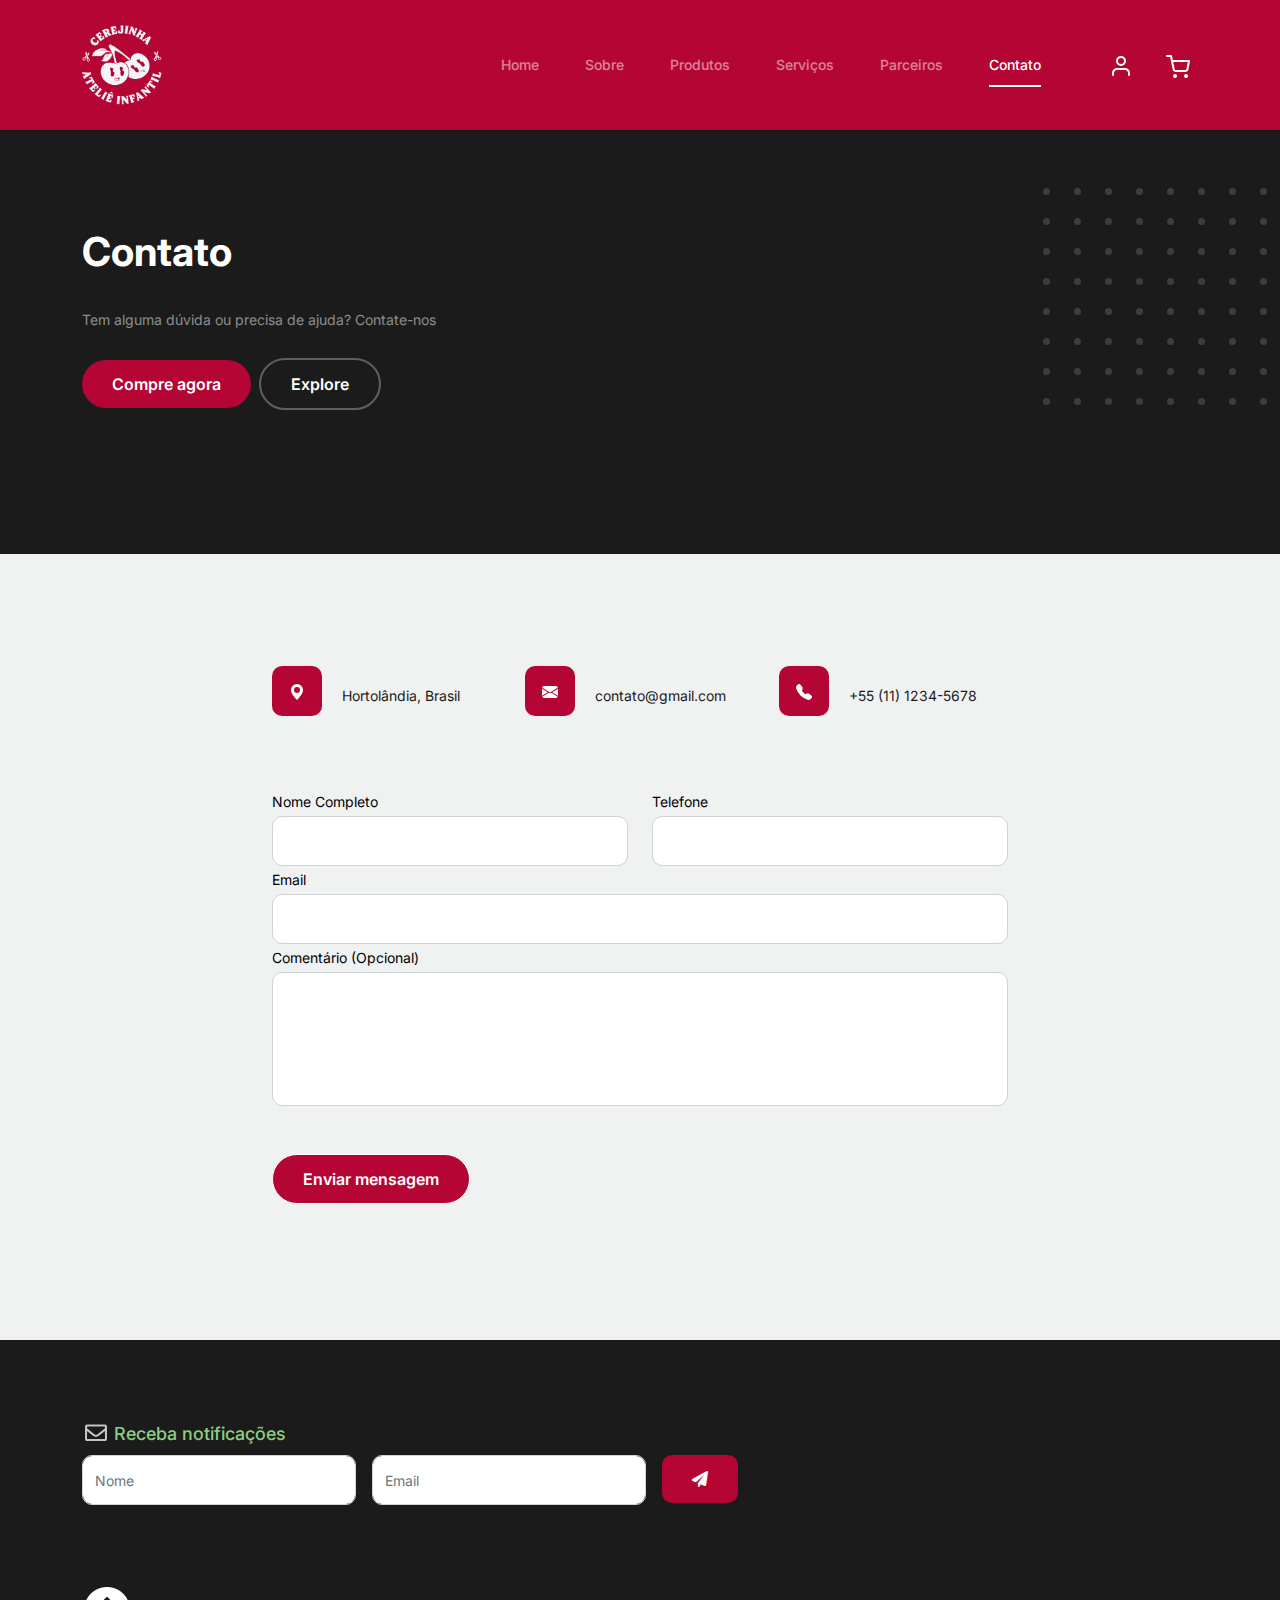
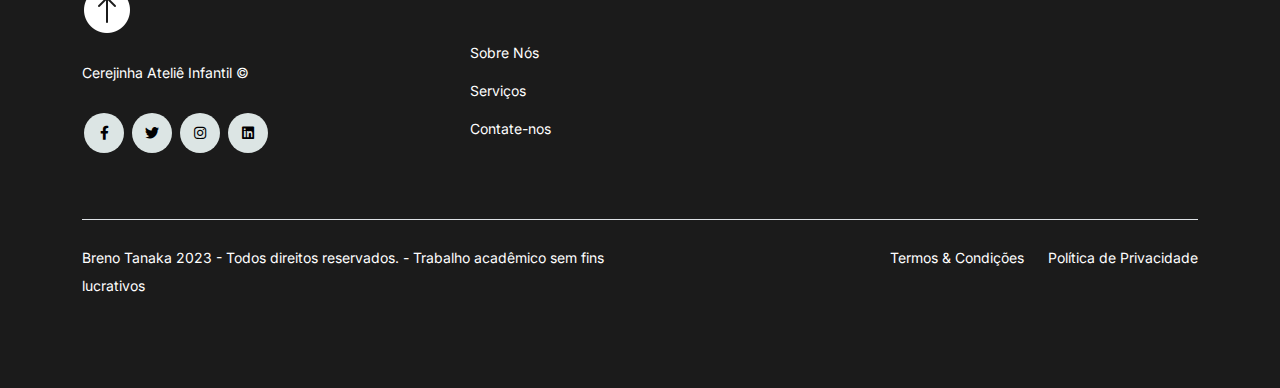
<file: contact.html>
<!-- /*
* Bootstrap 5
* Template Name: Furni
* Template Author: Untree.co
* Template URI: https://untree.co/
* License: https://creativecommons.org/licenses/by/3.0/
*/ -->
<!doctype html>
<html lang="en">
<head>
  <meta charset="utf-8">
  <meta name="viewport" content="width=device-width, initial-scale=1, shrink-to-fit=no">
  <meta name="author" content="Untree.co">
  <link rel="icon" href="img/icons/iconehtml.png">

  <meta name="description" content="" />
  <meta name="keywords" content="bootstrap, bootstrap4" />

		<!-- Bootstrap CSS -->
		<link href="css/bootstrap.min.css" rel="stylesheet">
		<link href="https://cdnjs.cloudflare.com/ajax/libs/font-awesome/6.0.0-beta3/css/all.min.css" rel="stylesheet">
		<link href="css/tiny-slider.css" rel="stylesheet">
		<link href="css/style.css" rel="stylesheet">
		<title>Contato</title>
	</head>

	<body>

		<!-- Start Header/Navigation -->
		<nav class="custom-navbar navbar navbar navbar-expand-md navbar-dark bg-dark" arial-label="Furni navigation bar">

			<div class="container">
				<a class="navbar-brand" href="index.html"><img src="img/icons/iconcrop.png" height="80" width="80"></a>

				<button class="navbar-toggler" type="button" data-bs-toggle="collapse" data-bs-target="#navbarsFurni" aria-controls="navbarsFurni" aria-expanded="false" aria-label="Toggle navigation">
					<span class="navbar-toggler-icon"></span>
				</button>

				<div class="collapse navbar-collapse" id="navbarsFurni">
					<ul class="custom-navbar-nav navbar-nav ms-auto mb-2 mb-md-0">
						<li><a class="nav-link" href="index.html">Home</a></li>
						<li><a class="nav-link" href="about.html">Sobre</a></li>
						<li><a class="nav-link" href="shop.html">Produtos</a></li>
						<li><a class="nav-link" href="services.html">Serviços</a></li>
						<li><a class="nav-link" href="parceiros.html">Parceiros</a></li>
						<li class="nav-item active"><a class="nav-link" href="contact.html">Contato</a></li>
					</ul>

					<ul class="custom-navbar-cta navbar-nav mb-2 mb-md-0 ms-5">
						<li><a class="nav-link" href="#"><img src="images/user.svg"></a></li>
						<li><a class="nav-link" href="#"><img src="images/cart.svg"></a></li>
					</ul>
				</div>
			</div>
				
		</nav>
		<!-- End Header/Navigation -->

		<!-- Start Hero Section -->
			<div class="hero">
				<div class="container">
					<div class="row justify-content-between">
						<div class="col-lg-5">
							<div class="intro-excerpt">
								<h1>Contato</h1>
								<p class="mb-4">Tem alguma dúvida ou precisa de ajuda? Contate-nos</p>
								<p><a href="shop.html" class="btn btn-secondary me-2">Compre agora</a><a href="#" class="btn btn-white-outline">Explore</a></p>
							</div>
						</div>
						<div class="col-lg-7">
							<div class="hero-img-wrap">
								<!--<img src="images/couch.png" class="img-fluid">-->
							</div>
						</div>
					</div>
				</div>
			</div>
		<!-- End Hero Section -->

		
		<!-- Start Contact Form -->
		<div class="untree_co-section">
      <div class="container">

        <div class="block">
          <div class="row justify-content-center">


            <div class="col-md-8 col-lg-8 pb-4">


              <div class="row mb-5">
                <div class="col-lg-4">
                  <div  class="service no-shadow align-items-center link horizontal d-flex active" data-aos="fade-left" data-aos-delay="0">
                    <div class="service-icon color-1 mb-4">
                      <svg xmlns="http://www.w3.org/2000/svg" width="16" height="16" fill="currentColor" class="bi bi-geo-alt-fill" viewBox="0 0 16 16">
                        <path d="M8 16s6-5.686 6-10A6 6 0 0 0 2 6c0 4.314 6 10 6 10zm0-7a3 3 0 1 1 0-6 3 3 0 0 1 0 6z"/>
                      </svg>
                    </div> <!-- /.icon -->
                    <div class="service-contents">
                      <p>Hortolândia, Brasil</p>
                    </div> <!-- /.service-contents-->
                  </div> <!-- /.service -->
                </div>

                <div class="col-lg-4">
                  <div  class="service no-shadow align-items-center link horizontal d-flex active" data-aos="fade-left" data-aos-delay="0">
                    <div class="service-icon color-1 mb-4">
                      <svg xmlns="http://www.w3.org/2000/svg" width="16" height="16" fill="currentColor" class="bi bi-envelope-fill" viewBox="0 0 16 16">
                        <path d="M.05 3.555A2 2 0 0 1 2 2h12a2 2 0 0 1 1.95 1.555L8 8.414.05 3.555zM0 4.697v7.104l5.803-3.558L0 4.697zM6.761 8.83l-6.57 4.027A2 2 0 0 0 2 14h12a2 2 0 0 0 1.808-1.144l-6.57-4.027L8 9.586l-1.239-.757zm3.436-.586L16 11.801V4.697l-5.803 3.546z"/>
                      </svg>
                    </div> <!-- /.icon -->
                    <div class="service-contents">
                      <p>contato@gmail.com</p>
                    </div> <!-- /.service-contents-->
                  </div> <!-- /.service -->
                </div>

                <div class="col-lg-4">
                  <div  class="service no-shadow align-items-center link horizontal d-flex active" data-aos="fade-left" data-aos-delay="0">
                    <div class="service-icon color-1 mb-4">
                      <svg xmlns="http://www.w3.org/2000/svg" width="16" height="16" fill="currentColor" class="bi bi-telephone-fill" viewBox="0 0 16 16">
                        <path fill-rule="evenodd" d="M1.885.511a1.745 1.745 0 0 1 2.61.163L6.29 2.98c.329.423.445.974.315 1.494l-.547 2.19a.678.678 0 0 0 .178.643l2.457 2.457a.678.678 0 0 0 .644.178l2.189-.547a1.745 1.745 0 0 1 1.494.315l2.306 1.794c.829.645.905 1.87.163 2.611l-1.034 1.034c-.74.74-1.846 1.065-2.877.702a18.634 18.634 0 0 1-7.01-4.42 18.634 18.634 0 0 1-4.42-7.009c-.362-1.03-.037-2.137.703-2.877L1.885.511z"/>
                      </svg>
                    </div> <!-- /.icon -->
                    <div class="service-contents">
                      <p>+55 (11) 1234-5678</p>
                    </div> <!-- /.service-contents-->
                  </div> <!-- /.service -->
                </div>
              </div>

              <form>
                <div class="row">
                  <div class="col-6">
                    <div class="form-group">
                      <label class="text-black" for="fname">Nome Completo</label>
                      <input type="text" class="form-control" id="fname" required>
                    </div>
                  </div>
                  <div class="col-6">
                    <div class="form-group">
						<label class="text-black" for="fname">Telefone</label>
						<input type="tel" class="form-control" id="fname" required="tel">
					  </div>
                  </div>
                </div>
                <div class="form-group">
                  <label class="text-black" for="email">Email</label>
                  <input type="email" class="form-control" id="email" required="email">
                </div>

                <div class="form-group mb-5">
                  <label class="text-black" for="message">Comentário (Opcional)</label>
                  <textarea name="" class="form-control" id="message" cols="30" rows="5"></textarea>
                </div>

                <button type="submit" class="btn btn-primary-hover-outline">Enviar mensagem</button>
              </form>

            </div>

          </div>

        </div>

      </div>


    </div>
  </div>

  <!-- End Contact Form -->

		

		<!-- Start Footer Section -->
		<footer class="footer-section">
			<div class="container relative">

				<!-- <div class="sofa-img">
					<img src="img/icons/arara.webp" alt="Image" class="img-fluid">
				</div> -->

				<div class="row">
					<div class="col-lg-8">
						<div class="subscription-form">
							<h3 class="d-flex align-items-center"><span class="me-1"><img src="images/envelope-outline.svg" alt="Image" class="img-fluid"></span><span>Receba notificações</span></h3>

							<form action="#" class="row g-3">
								<div class="col-auto">
									<input type="text" class="form-control" placeholder="Nome">
								</div>
								<div class="col-auto">
									<input type="email" class="form-control" placeholder="Email">
								</div>
								<div class="col-auto">
									<button class="btn btn-primary">
										<span class="fa fa-paper-plane"></span>
									</button>
								</div>
							</form>

						</div>
					</div>
				</div>

				<div class="row g-5 mb-5">
					<div class="col-lg-4">
						<div class="mb-4 footer-logo-wrap"><a href="#" class="footer-logo"><img src="img/icons/iconfooter.png" height="50" width="50"></a></div>
						<p class="mb-4">Cerejinha Ateliê Infantil ©</p>

						<ul class="list-unstyled custom-social">
							<li><a href="#"><span class="fa fa-brands fa-facebook-f"></span></a></li>
							<li><a href="#"><span class="fa fa-brands fa-twitter"></span></a></li>
							<li><a href="#"><span class="fa fa-brands fa-instagram"></span></a></li>
							<li><a href="#"><span class="fa fa-brands fa-linkedin"></span></a></li>
						</ul>
					</div>

					<div class="col-lg-8">
						<div class="row links-wrap">
							<div class="col-6 col-sm-6 col-md-3">
								<ul class="list-unstyled">
									<li><a href="about.html">Sobre Nós</a></li>
									<li><a href="services.html">Serviços</a></li>
									<!--<li><a href="#">Blog</a></li> -->
									<li><a href="contact.html">Contate-nos</a></li>
									<li><a href="#"></a></li>
								</ul>
							</div>

							<!--<div class="col-6 col-sm-6 col-md-3">
								<ul class="list-unstyled">
									<li><a href="#">Support</a></li>
									<li><a href="#">Knowledge base</a></li>
									<li><a href="#">Live chat</a></li>
								</ul>
							</div> -->

							<div class="col-6 col-sm-6 col-md-3">
								<ul class="list-unstyled">
									<!--<li><a href="#">Jobs</a></li>
									<li><a href="#">Our team</a></li>
									<li><a href="#">Leadership</a></li>
									<li><a href="#">Privacy Policy</a></li> -->
								</ul>
							</div>

							<div class="col-6 col-sm-6 col-md-3">
								<ul class="list-unstyled">
									<!--<li><a href="#">Nordic Chair</a></li>
									<li><a href="#">Kruzo Aero</a></li>
									<li><a href="#">Ergonomic Chair</a></li> -->
								</ul>
							</div>
						</div>
					</div>

				</div>

				<div class="border-top copyright">
					<div class="row pt-4">
						<div class="col-lg-6">
							<p class="mb-2 text-center text-lg-start"><!-- /*Copyright &copy;<script>document.write(new Date().getFullYear());</script> */ -->  Breno Tanaka 2023 - Todos direitos reservados. - Trabalho acadêmico sem fins lucrativos <!--&mdash; Template por <a href="https://untree.co">Untree.co</a> Template By <a hreff="https://themewagon.com">ThemeWagon</a> License information: https://untree.co/license/ -->
            </p>
						</div>

						<div class="col-lg-6 text-center text-lg-end">
							<ul class="list-unstyled d-inline-flex ms-auto">
								<li class="me-4"><a href="#">Termos &amp; Condições</a></li>
								<li><a href="#">Política de Privacidade</a></li>
							</ul>
						</div>

					</div>
				</div>

			</div>
		</footer>
		<!-- End Footer Section -->	


		<script src="js/bootstrap.bundle.min.js"></script>
		<script src="js/tiny-slider.js"></script>
		<script src="js/custom.js"></script>
	</body>

</html>
</file>
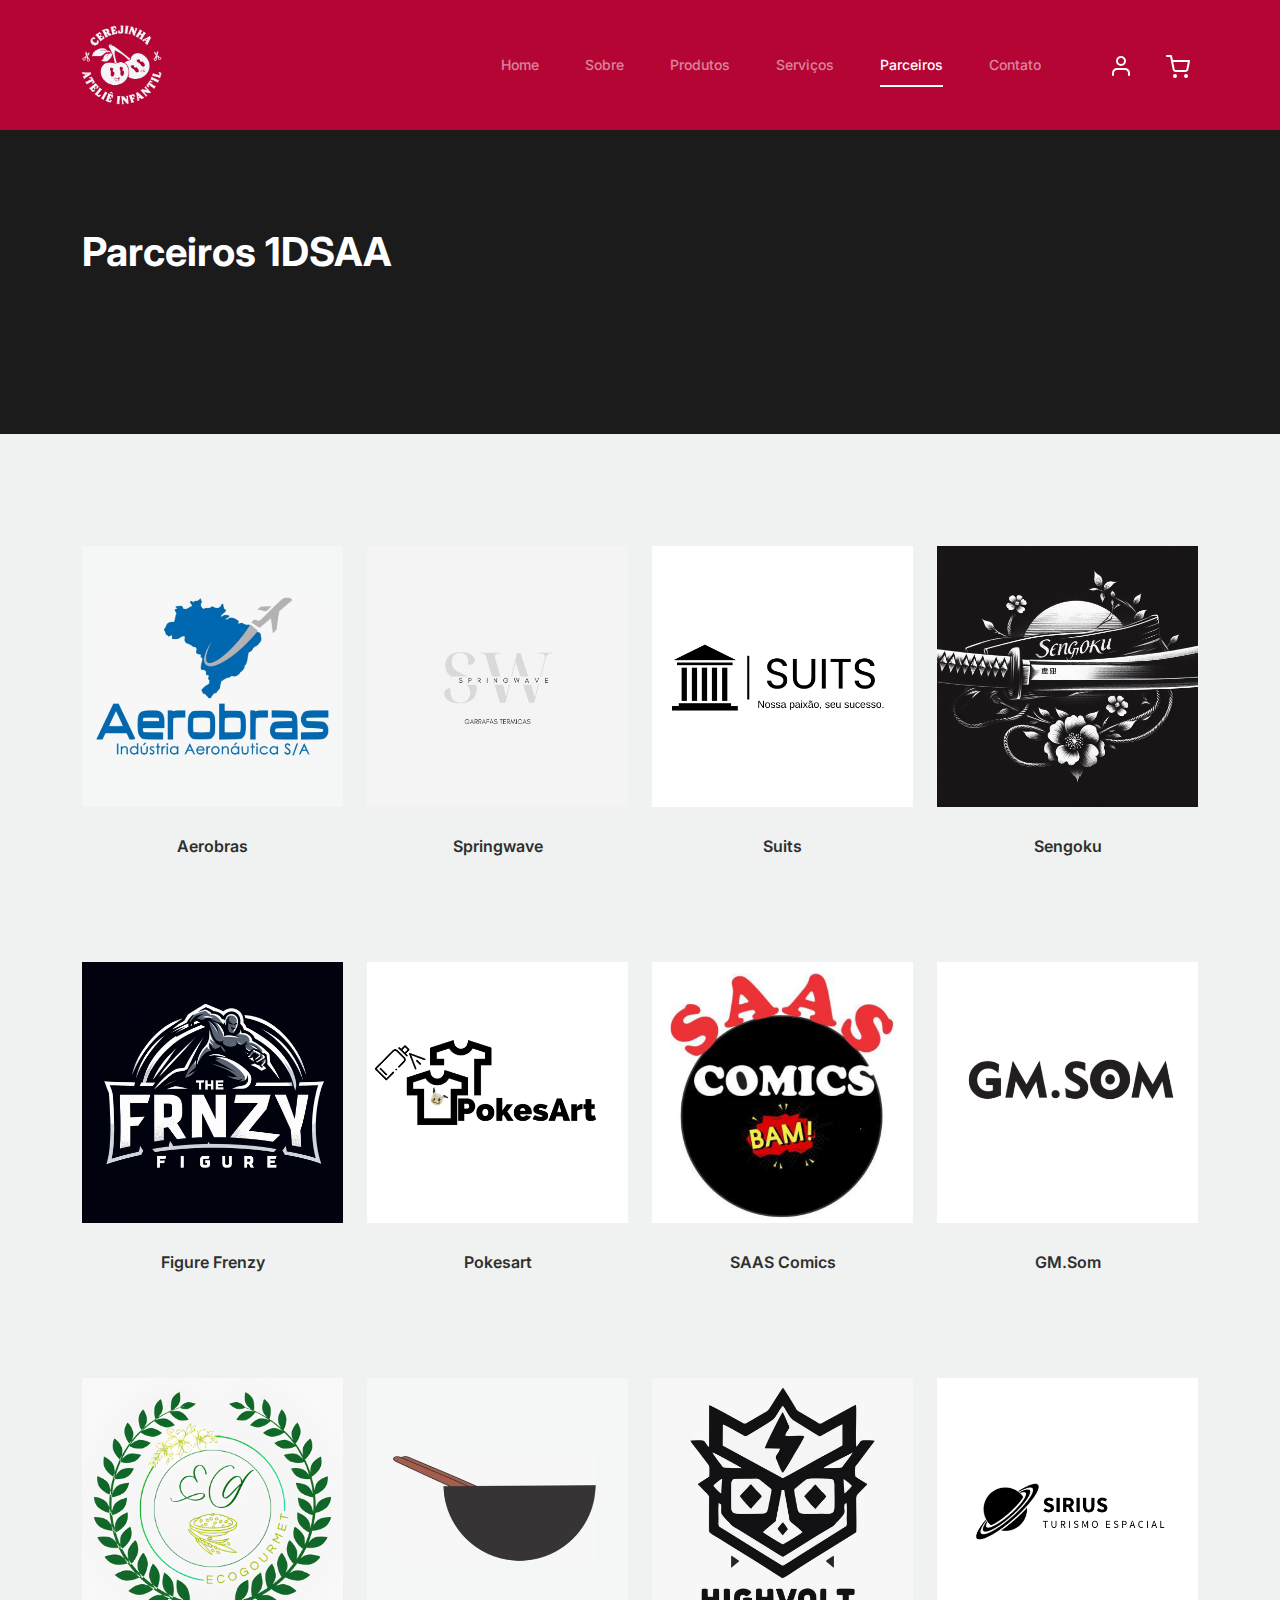
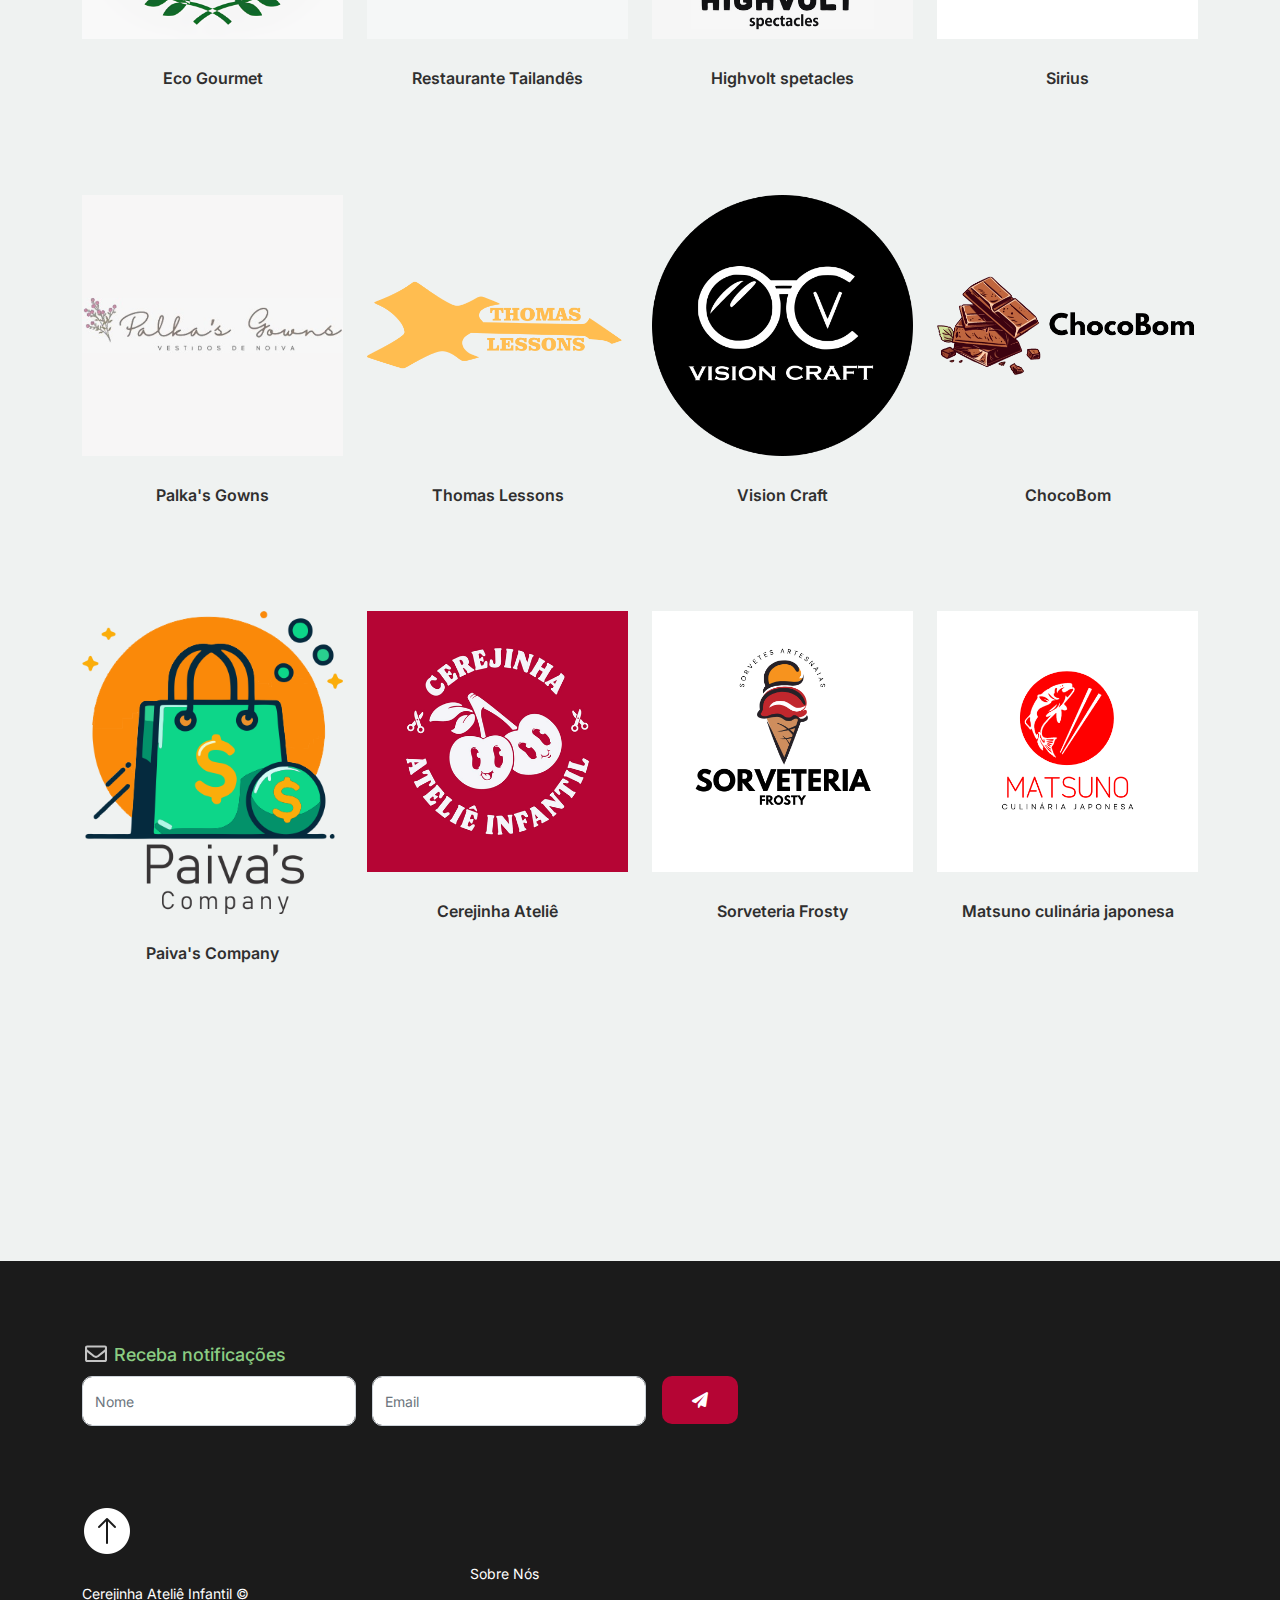
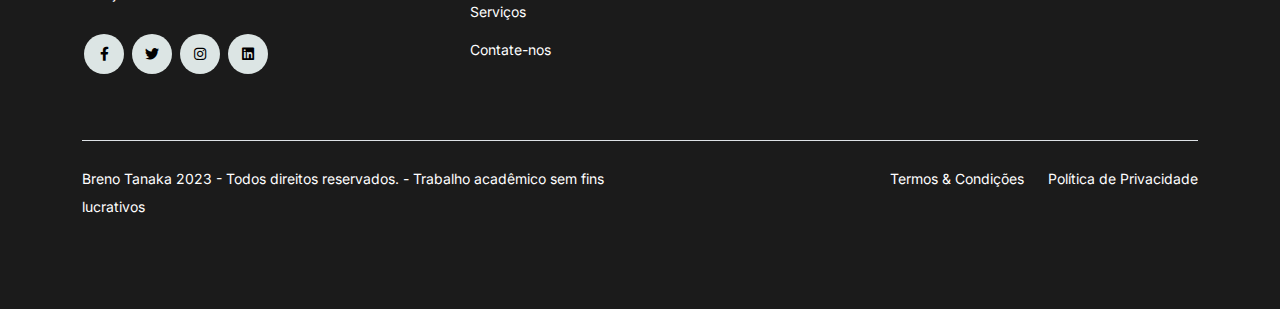
<file: parceiros.html>
<!-- /*
* Bootstrap 5
* Template Name: Furni
* Template Author: Untree.co
* Template URI: https://untree.co/
* License: https://creativecommons.org/licenses/by/3.0/
*/ -->
<!doctype html>
<html lang="en">
<head>
  <meta charset="utf-8">
  <meta name="viewport" content="width=device-width, initial-scale=1, shrink-to-fit=no">
  <meta name="author" content="Untree.co">
  <link rel="shortcut icon" href="img/icons/iconehtml.png">

  <meta name="description" content="" />
  <meta name="keywords" content="bootstrap, bootstrap4" />

		<!-- Bootstrap CSS -->
		<link href="css/bootstrap.min.css" rel="stylesheet">
		<link href="https://cdnjs.cloudflare.com/ajax/libs/font-awesome/6.0.0-beta3/css/all.min.css" rel="stylesheet">
		<link href="css/tiny-slider.css" rel="stylesheet">
		<link href="css/style.css" rel="stylesheet">
		<title>Parceiros</title>
	</head>

	<body>

		<!-- Start Header/Navigation -->
		<nav class="custom-navbar navbar navbar navbar-expand-md navbar-dark bg-dark" arial-label="Furni navigation bar">

			<div class="container">
				<a class="navbar-brand" href="index.html"><img src="img/icons/iconcrop.png" height="80" width="80"></a>

				<button class="navbar-toggler" type="button" data-bs-toggle="collapse" data-bs-target="#navbarsFurni" aria-controls="navbarsFurni" aria-expanded="false" aria-label="Toggle navigation">
					<span class="navbar-toggler-icon"></span>
				</button>

				<div class="collapse navbar-collapse" id="navbarsFurni">
					<ul class="custom-navbar-nav navbar-nav ms-auto mb-2 mb-md-0">
						<li><a class="nav-link" href="index.html">Home</a></li>
						<li><a class="nav-link" href="about.html">Sobre</a></li>
						<li><a class="nav-link" href="shop.html">Produtos</a></li>
						<li><a class="nav-link" href="services.html">Serviços</a></li>
						<li class="nav-item active"><a class="nav-link" href="parceiros.html">Parceiros</a></li>
						<li><a class="nav-link" href="contact.html">Contato</a></li>
					</ul>

					<ul class="custom-navbar-cta navbar-nav mb-2 mb-md-0 ms-5">
						<li><a class="nav-link" href="#"><img src="images/user.svg"></a></li>
						<li><a class="nav-link" href="#"><img src="images/cart.svg"></a></li>
					</ul>
				</div>
			</div>
				
		</nav>
		<!-- End Header/Navigation -->

		<!-- Start Hero Section -->
			<div class="hero">
				<div class="container">
					<div class="row justify-content-between">
						<div class="col-lg-5">
							<div class="intro-excerpt">
								<h1>Parceiros 1DSAA</h1>
							</div>
						</div>
						<div class="col-lg-7">
							
						</div>
					</div>
				</div>
			</div>
		<!-- End Hero Section -->

		

		<div class="untree_co-section product-section before-footer-section">
		    <div class="container">
		      	<div class="row">

		      		<!-- Start Column 1 -->
					<div class="col-12 col-md-4 col-lg-3 mb-5">
						<a class="product-item" href="http://guilherme16190.github.io/aerobras">
							<img src="img/logos/aerobras.infinityfreeapp.com.png" class="img-fluid product-thumbnail">
							<h3 class="product-title">Aerobras</h3>
							<strong class="product-price"></strong>

							<span class="icon-cross">
								<!--<img src="images/cross.svg" class="img-fluid">-->
							</span>
						</a>
					</div> 
					<!-- End Column 1 -->
						
					<!-- Start Column 2 -->
					<div class="col-12 col-md-4 col-lg-3 mb-5">
						<a class="product-item" href="http://analeite.rf.gd/">
							<img src="img/logos/analeite.rf.gd.png" class="img-fluid product-thumbnail">
							<h3 class="product-title">Springwave</h3>
							<strong class="product-price"></strong>

							<span class="icon-cross">
								<!--<img src="images/cross.svg" class="img-fluid">-->
							</span>
						</a>
					</div> 
					<!-- End Column 2 -->

					<!-- Start Column 3 -->
					<div class="col-12 col-md-4 col-lg-3 mb-5">
						<a class="product-item" href="https://gabriel-batista01.github.io/gymfit/">
							<img src="img/logos/gabriel-batista01.github.io_gymfit.png" class="img-fluid product-thumbnail">
							<h3 class="product-title">Suits</h3>
							<strong class="product-price"></strong>

							<span class="icon-cross">
								<!--<img src="images/cross.svg" class="img-fluid">-->
							</span>
						</a>
					</div>
					<!-- End Column 3 -->

					<!-- Start Column 4 -->
					<div class="col-12 col-md-4 col-lg-3 mb-5">
						<a class="product-item" href="https://cristianocrriiss.github.io/Sengoku/">
							<img src="img/logos/https.cristianocrriiss.github.io-Sengoku.jpg.jpg" class="img-fluid product-thumbnail">
							<h3 class="product-title">Sengoku</h3>
							<strong class="product-price"></strong>

							<span class="icon-cross">
								<!--<img src="images/cross.svg" class="img-fluid">-->
							</span>
						</a>
					</div>
					<!-- End Column 4 -->


					<!-- Start Column 1 -->
					<div class="col-12 col-md-4 col-lg-3 mb-5">
						<a class="product-item" href="http://figurefrenzy.kesug.com/?i=1">
							<img src="img/logos/https.figurefrenzy.kesug.com.jpeg" class="img-fluid product-thumbnail">
							<h3 class="product-title">Figure Frenzy</h3>
							<strong class="product-price"></strong>

							<span class="icon-cross">
								<!--<img src="images/cross.svg" class="img-fluid">-->
							</span>
						</a>
					</div> 
					<!-- End Column 1 -->
						
					<!-- Start Column 2 -->
					<div class="col-12 col-md-4 col-lg-3 mb-5">
						<a class="product-item" href="https://fokinhas.github.io.gabrielalboneti">
							<img src="img/logos/https.fokinhas.github.io.gabrielalboneti.png.png" class="img-fluid product-thumbnail">
							<h3 class="product-title">Pokesart</h3>
							<strong class="product-price"></strong>

							<span class="icon-cross">
								<!--<img src="images/cross.svg" class="img-fluid">-->
							</span>
						</a>
					</div> 
					<!-- End Column 2 -->

					<!-- Start Column 3 -->
					<div class="col-12 col-md-4 col-lg-3 mb-5">
						<a class="product-item" href="http://heitor-grizante-saas.rf.gd/?i=1">
							<img src="img/logos/https.heitor-grizante-saas-rf.gd.png" class="img-fluid product-thumbnail">
							<h3 class="product-title">SAAS Comics</h3>
							<strong class="product-price"></strong>

							<span class="icon-cross">
								<!--<img src="images/cross.svg" class="img-fluid">-->
							</span>
						</a>
					</div>
					<!-- End Column 3 -->

					<!-- Start Column 4 -->
					<div class="col-12 col-md-4 col-lg-3 mb-5">
						<a class="product-item" href="https://gabrielly-martins.github.io/GM.SOM/">
							<img src="img/logos/https_gabrielly-martins.github.io_GM.SOM.png" class="img-fluid product-thumbnail">
							<h3 class="product-title">GM.Som</h3>
							<strong class="product-price"></strong>

							<span class="icon-cross">
								<!--<img src="images/cross.svg" class="img-fluid">-->
							</span>
						</a>
					</div>
					<!-- End Column 4 -->

					<!-- Start Column 1 -->
					<div class="col-12 col-md-4 col-lg-3 mb-5">
						<a class="product-item" href="https://danielayron.github.io/ecogourmet/">
							<img src="img/logos/httpsdanielayron.github.io-ecogourmet.png" class="img-fluid product-thumbnail">
							<h3 class="product-title">Eco Gourmet</h3>
							<strong class="product-price"></strong>

							<span class="icon-cross">
								<!--<img src="images/cross.svg" class="img-fluid">-->
							</span>
						</a>
					</div> 
					<!-- End Column 1 -->
						
					<!-- Start Column 2 -->
					<div class="col-12 col-md-4 col-lg-3 mb-5">
						<a class="product-item" href="https://dherik01.github.io/restaurante-tailandes/">
							<img src="img/logos/httpsdherik01.github.iorestaurante-tailandes.png" class="img-fluid product-thumbnail">
							<h3 class="product-title">Restaurante Tailandês</h3>
							<strong class="product-price"></strong>

							<span class="icon-cross">
								<!--<img src="images/cross.svg" class="img-fluid">-->
							</span>
						</a>
					</div> 
					<!-- End Column 2 -->

					<!-- Start Column 3 -->
					<div class="col-12 col-md-4 col-lg-3 mb-5">
						<a class="product-item" href="https://eduardo-pmg.github.io/Highvolt_spectacles">
							<img src="img/logos/httpseduardo-pmg.github.ioHighvolt_spectacles.png" class="img-fluid product-thumbnail">
							<h3 class="product-title">Highvolt spetacles</h3>
							<strong class="product-price"></strong>

							<span class="icon-cross">
								<!--<img src="images/cross.svg" class="img-fluid">-->
							</span>
						</a>
					</div>
					<!-- End Column 3 -->

					<!-- Start Column 4 -->
					<div class="col-12 col-md-4 col-lg-3 mb-5">
						<a class="product-item" href="https://emilecristine.github.io/SIRIUS/">
							<img src="img/logos/httpsemilecristine.github.ioSIRIUS.png" class="img-fluid product-thumbnail">
							<h3 class="product-title">Sirius</h3>
							<strong class="product-price"></strong>

							<span class="icon-cross">
								<!--<img src="images/cross.svg" class="img-fluid">-->
							</span>
						</a>
					</div>
					<!-- End Column 4 -->

					<!-- Start Column 1 -->
					<div class="col-12 col-md-4 col-lg-3 mb-5">
						<a class="product-item" href="https://emillypalka.github.io/palkasgowns/">
							<img src="img/logos/httpsemillypalka.github.iopalkasgowns.png" class="img-fluid product-thumbnail">
							<h3 class="product-title">Palka's Gowns</h3>
							<strong class="product-price"></strong>

							<span class="icon-cross">
								<!--<img src="images/cross.svg" class="img-fluid">-->
							</span>
						</a>
					</div> 
					<!-- End Column 1 -->
						
					<!-- Start Column 2 -->
					<div class="col-12 col-md-4 col-lg-3 mb-5">
						<a class="product-item" href="https://enzobernardis.github.io/thomaslessons/">
							<img src="img/logos/httpsenzobernardis.github.iothomaslessons.png" class="img-fluid product-thumbnail">
							<h3 class="product-title">Thomas Lessons</h3>
							<strong class="product-price"></strong>

							<span class="icon-cross">
								<!--<img src="images/cross.svg" class="img-fluid">-->
							</span>
						</a>
					</div> 
					<!-- End Column 2 -->

					<!-- Start Column 3 -->
					<div class="col-12 col-md-4 col-lg-3 mb-5">
						<a class="product-item" href="https://fjanduci.github.io/VisionCraft/">
							<img src="img/logos/httpsfjanduci.github.io-VisionCraft-.png" class="img-fluid product-thumbnail">
							<h3 class="product-title">Vision Craft</h3>
							<strong class="product-price"></strong>

							<span class="icon-cross">
								<!--<img src="images/cross.svg" class="img-fluid">-->
							</span>
						</a>
					</div>
					<!-- End Column 3 -->

					<!-- Start Column 4 -->
					<div class="col-12 col-md-4 col-lg-3 mb-5">
						<a class="product-item" href="https://gregorioschmidt.github.io/chocobom/">
							<img src="img/logos/httpsgregorioschmidt.github.iochocobom.png" class="img-fluid product-thumbnail">
							<h3 class="product-title">ChocoBom</h3>
							<strong class="product-price"></strong>

							<span class="icon-cross">
								<!--<img src="images/cross.svg" class="img-fluid">-->
							</span>
						</a>
					</div>
					<!-- End Column 4 -->

					<!-- Start Column 1 -->
					<div class="col-12 col-md-4 col-lg-3 mb-5">
						<a class="product-item" href="https://paivoteeee.github.io/paivascompany/">
							<img src="img/logos/httpspaivoteeee.github.iopaivascompany.png" class="img-fluid product-thumbnail">
							<h3 class="product-title">Paiva's Company</h3>
							<strong class="product-price"></strong>

							<span class="icon-cross">
								<!--<img src="images/cross.svg" class="img-fluid">-->
							</span>
						</a>
					</div> 
					<!-- End Column 1 -->
						
					<!-- Start Column 2 -->
					<div class="col-12 col-md-4 col-lg-3 mb-5">
						<a class="product-item" href="https://tanakabreno.github.io/atelietemplate/">
							<img src="img/logos/httpstanakabreno.github.ioatelietemplate.png" class="img-fluid product-thumbnail">
							<h3 class="product-title">Cerejinha Ateliê</h3>
							<strong class="product-price"></strong>

							<span class="icon-cross">
								<!--<img src="images/cross.svg" class="img-fluid">-->
							</span>
						</a>
					</div> 
					<!-- End Column 2 -->

					<!-- Start Column 3 -->
					<div class="col-12 col-md-4 col-lg-3 mb-5">
						<a class="product-item" href="https://iwanhrq.github.io/sorveteria-frosty/">
							<img src="img/logos/iwanhrq.github.io-sorveteria-frosty.png" class="img-fluid product-thumbnail">
							<h3 class="product-title">Sorveteria Frosty</h3>
							<strong class="product-price"></strong>

							<span class="icon-cross">
								<!--<img src="images/cross.svg" class="img-fluid">-->
							</span>
						</a>
					</div>
					<!-- End Column 3 -->

					<!-- Start Column 4 -->
					<div class="col-12 col-md-4 col-lg-3 mb-5">
						<a class="product-item" href="https://juliwya.github.io/matsuno/">
							<img src="img/logos/juliwya.github.io-matsuno.png" class="img-fluid product-thumbnail">
							<h3 class="product-title">Matsuno culinária japonesa</h3>
							<strong class="product-price"></strong>

							<span class="icon-cross">
								<!--<img src="images/cross.svg" class="img-fluid">-->
							</span>
						</a>
					</div>
					<!-- End Column 4 -->

		      	</div>
		    </div>
		</div>


		<!-- Start Footer Section -->
		<footer class="footer-section">
			<div class="container relative">

				<!-- <div class="sofa-img">
					<img src="img/icons/arara.webp" alt="Image" class="img-fluid">
				</div> -->

				<div class="row">
					<div class="col-lg-8">
						<div class="subscription-form">
							<h3 class="d-flex align-items-center"><span class="me-1"><img src="images/envelope-outline.svg" alt="Image" class="img-fluid"></span><span>Receba notificações</span></h3>

							<form action="#" class="row g-3">
								<div class="col-auto">
									<input type="text" class="form-control" placeholder="Nome">
								</div>
								<div class="col-auto">
									<input type="email" class="form-control" placeholder="Email">
								</div>
								<div class="col-auto">
									<button class="btn btn-primary">
										<span class="fa fa-paper-plane"></span>
									</button>
								</div>
							</form>

						</div>
					</div>
				</div>

				<div class="row g-5 mb-5">
					<div class="col-lg-4">
						<div class="mb-4 footer-logo-wrap"><a href="#" class="footer-logo"><img src="img/icons/iconfooter.png" height="50" width="50"></a></div>
						<p class="mb-4">Cerejinha Ateliê Infantil ©</p>

						<ul class="list-unstyled custom-social">
							<li><a href="#"><span class="fa fa-brands fa-facebook-f"></span></a></li>
							<li><a href="#"><span class="fa fa-brands fa-twitter"></span></a></li>
							<li><a href="#"><span class="fa fa-brands fa-instagram"></span></a></li>
							<li><a href="#"><span class="fa fa-brands fa-linkedin"></span></a></li>
						</ul>
					</div>

					<div class="col-lg-8">
						<div class="row links-wrap">
							<div class="col-6 col-sm-6 col-md-3">
								<ul class="list-unstyled">
									<li><a href="about.html">Sobre Nós</a></li>
									<li><a href="services.html">Serviços</a></li>
									<!--<li><a href="#">Blog</a></li> -->
									<li><a href="contact.html">Contate-nos</a></li>
									<li><a href="#"></a></li>
								</ul>
							</div>

							<!--<div class="col-6 col-sm-6 col-md-3">
								<ul class="list-unstyled">
									<li><a href="#">Support</a></li>
									<li><a href="#">Knowledge base</a></li>
									<li><a href="#">Live chat</a></li>
								</ul>
							</div> -->

							<div class="col-6 col-sm-6 col-md-3">
								<ul class="list-unstyled">
									<!--<li><a href="#">Jobs</a></li>
									<li><a href="#">Our team</a></li>
									<li><a href="#">Leadership</a></li>
									<li><a href="#">Privacy Policy</a></li> -->
								</ul>
							</div>

							<div class="col-6 col-sm-6 col-md-3">
								<ul class="list-unstyled">
									<!--<li><a href="#">Nordic Chair</a></li>
									<li><a href="#">Kruzo Aero</a></li>
									<li><a href="#">Ergonomic Chair</a></li> -->
								</ul>
							</div>
						</div>
					</div>

				</div>

				<div class="border-top copyright">
					<div class="row pt-4">
						<div class="col-lg-6">
							<p class="mb-2 text-center text-lg-start"><!-- /*Copyright &copy;<script>document.write(new Date().getFullYear());</script> */ -->  Breno Tanaka 2023 - Todos direitos reservados. - Trabalho acadêmico sem fins lucrativos <!--&mdash; Template por <a href="https://untree.co">Untree.co</a> Template By <a hreff="https://themewagon.com">ThemeWagon</a> License information: https://untree.co/license/ -->
            </p>
						</div>

						<div class="col-lg-6 text-center text-lg-end">
							<ul class="list-unstyled d-inline-flex ms-auto">
								<li class="me-4"><a href="#">Termos &amp; Condições</a></li>
								<li><a href="#">Política de Privacidade</a></li>
							</ul>
						</div>

					</div>
				</div>

			</div>
		</footer>
		<!-- End Footer Section -->	


		<script src="js/bootstrap.bundle.min.js"></script>
		<script src="js/tiny-slider.js"></script>
		<script src="js/custom.js"></script>
	</body>

</html>
</file>
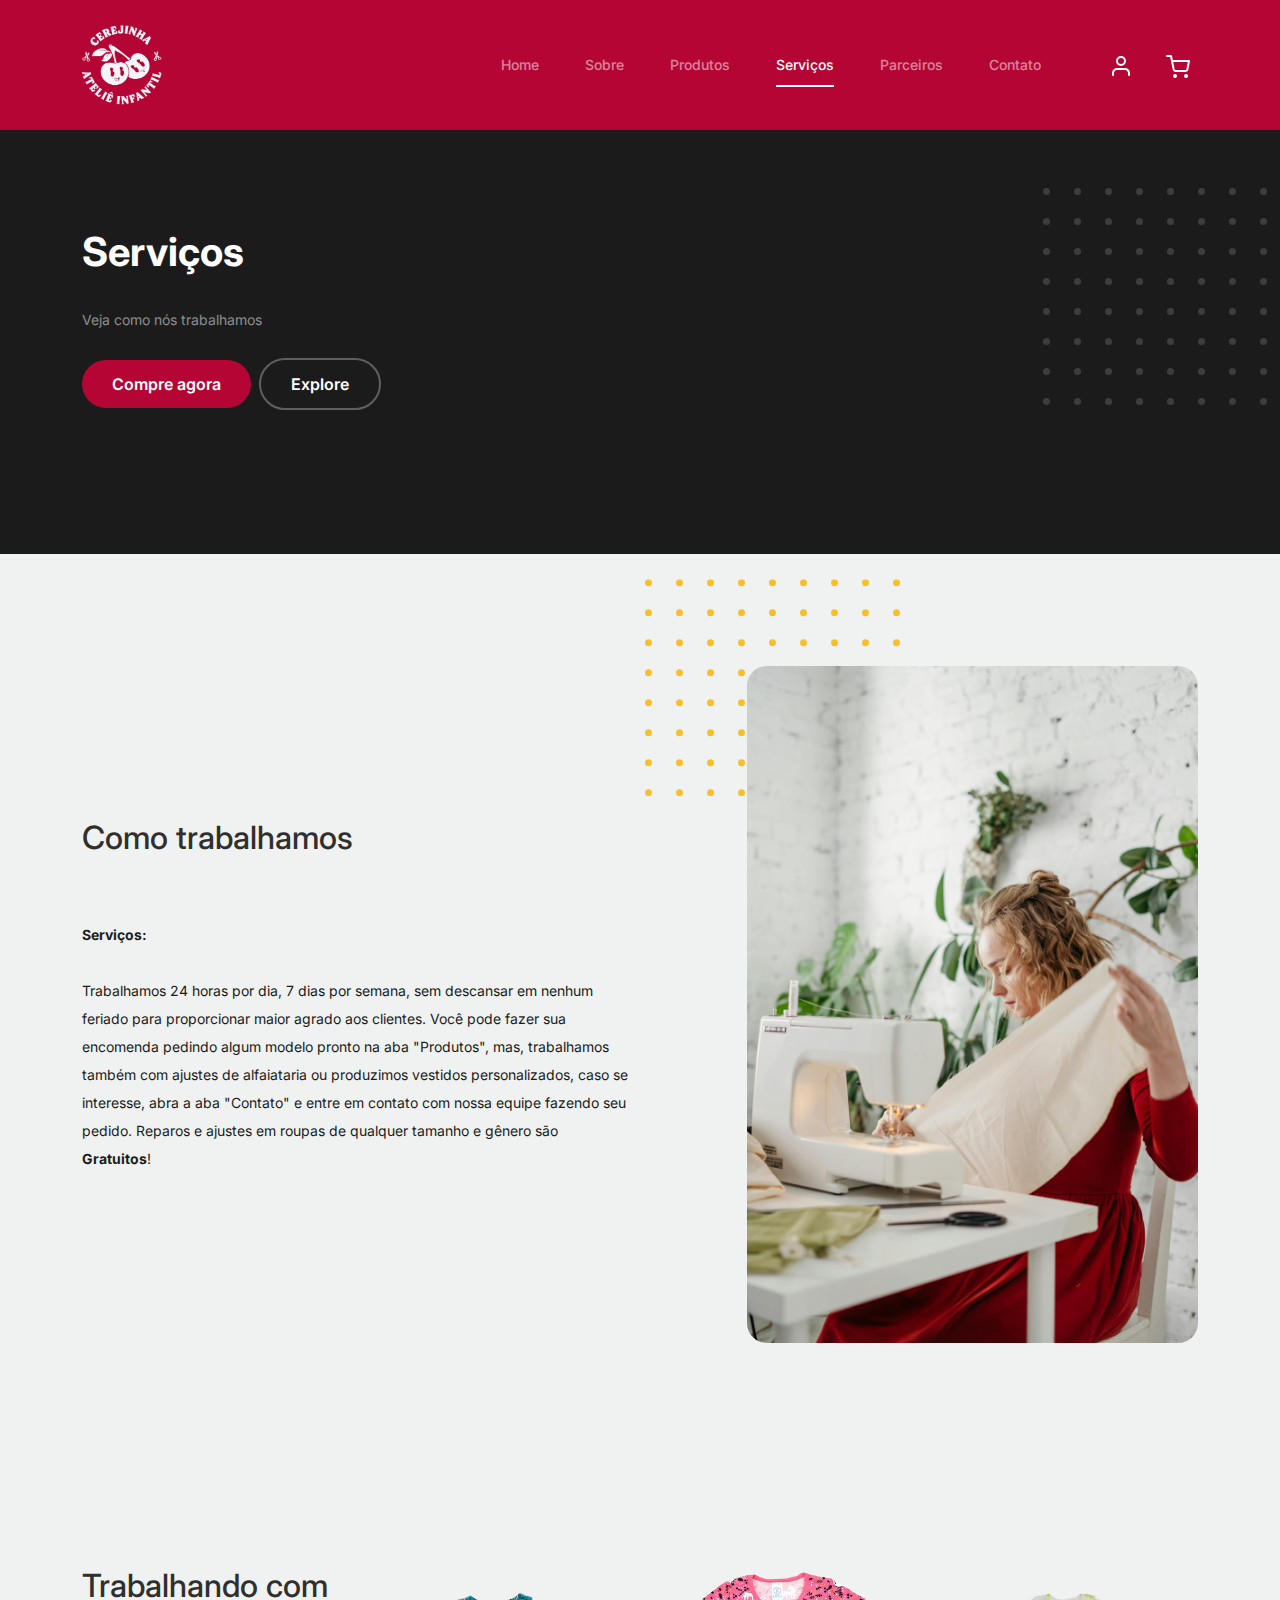
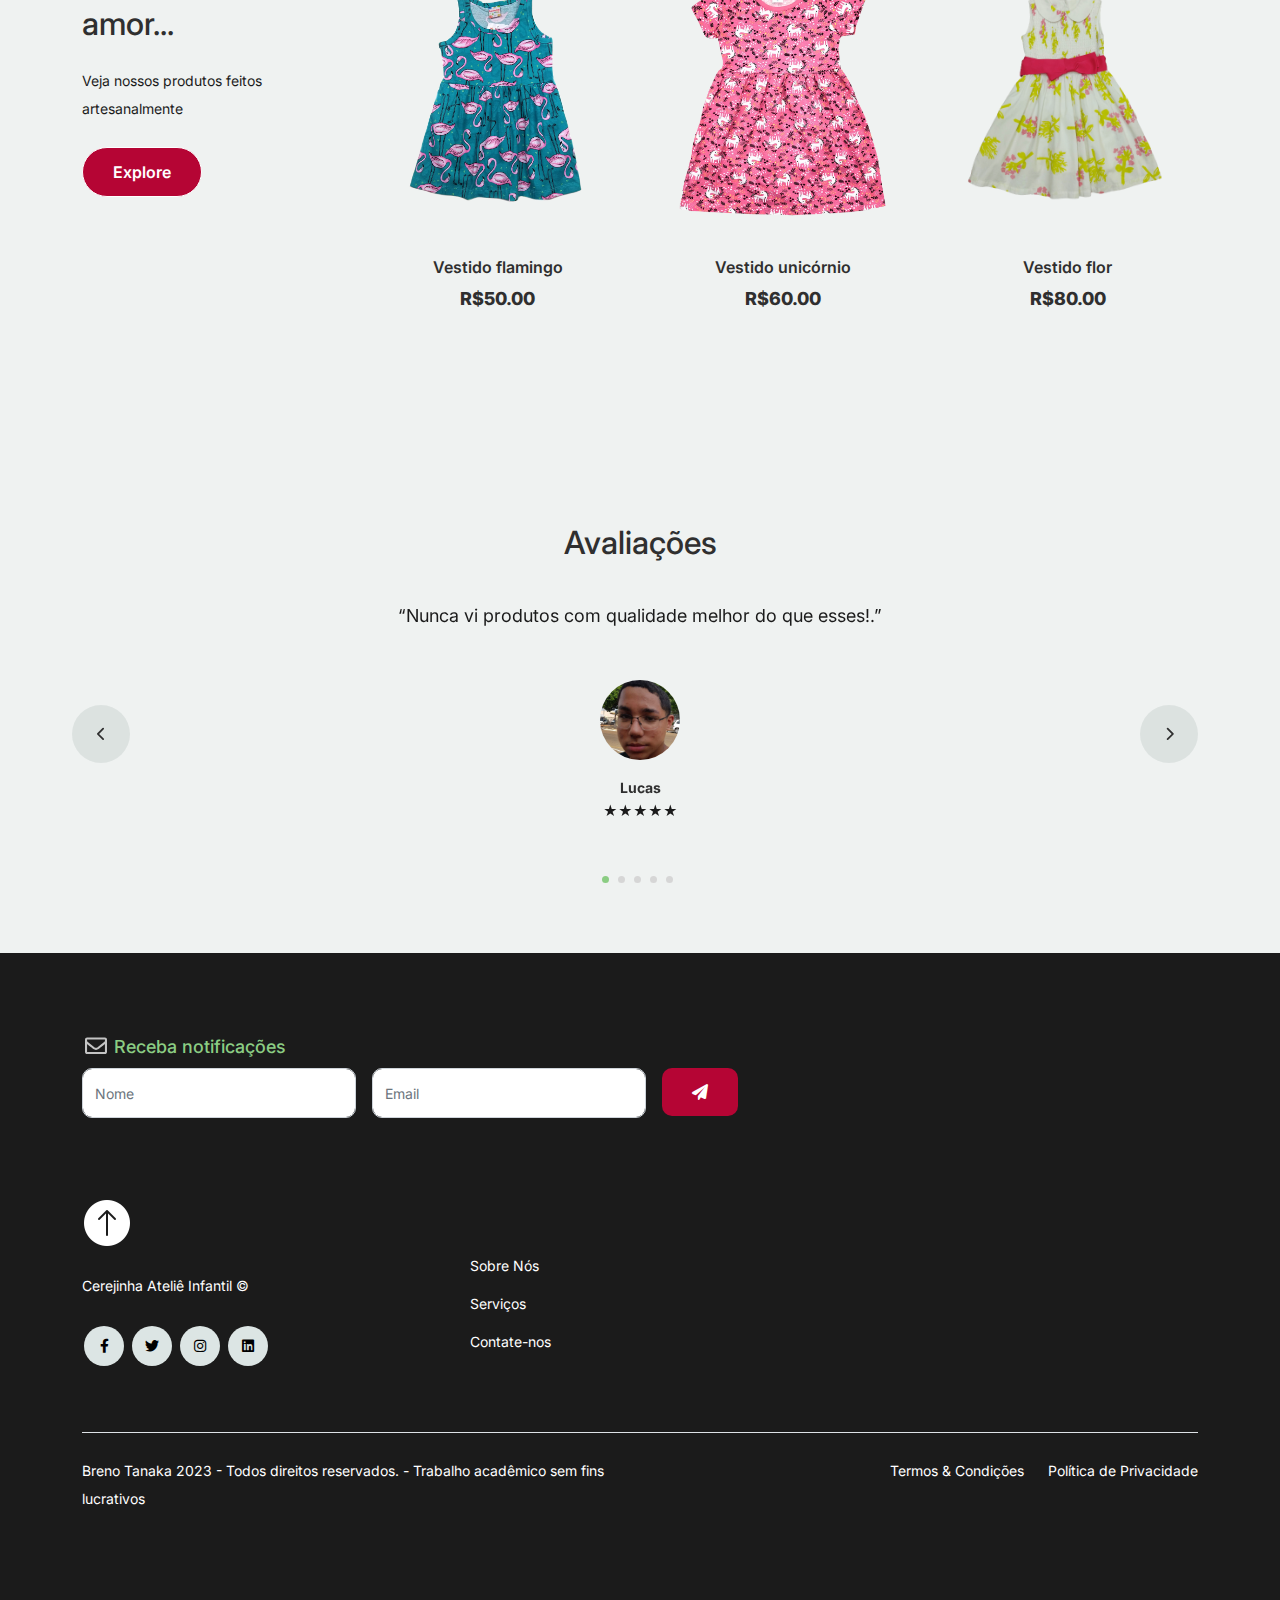
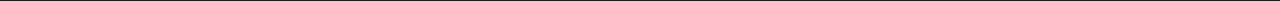
<file: services.html>
<!-- /*
* Bootstrap 5
* Template Name: Furni
* Template Author: Untree.co
* Template URI: https://untree.co/
* License: https://creativecommons.org/licenses/by/3.0/
*/ -->
<!doctype html>
<html lang="en">
<head>
  <meta charset="utf-8">
  <meta name="viewport" content="width=device-width, initial-scale=1, shrink-to-fit=no">
  <meta name="author" content="Untree.co">
  <link rel="icon" href="img/icons/iconehtml.png">

  <meta name="description" content="" />
  <meta name="keywords" content="bootstrap, bootstrap4" />

		<!-- Bootstrap CSS -->
		<link href="css/bootstrap.min.css" rel="stylesheet">
		<link href="https://cdnjs.cloudflare.com/ajax/libs/font-awesome/6.0.0-beta3/css/all.min.css" rel="stylesheet">
		<link href="css/tiny-slider.css" rel="stylesheet">
		<link href="css/style.css" rel="stylesheet">
		<title>Serviços</title>
	</head>

	<body>

		<!-- Start Header/Navigation -->
		<nav class="custom-navbar navbar navbar navbar-expand-md navbar-dark bg-dark" arial-label="Furni navigation bar">

			<div class="container">
				<a class="navbar-brand" href="index.html"><img src="img/icons/iconcrop.png" height="80" width="80"></a>

				<button class="navbar-toggler" type="button" data-bs-toggle="collapse" data-bs-target="#navbarsFurni" aria-controls="navbarsFurni" aria-expanded="false" aria-label="Toggle navigation">
					<span class="navbar-toggler-icon"></span>
				</button>

				<div class="collapse navbar-collapse" id="navbarsFurni">
					<ul class="custom-navbar-nav navbar-nav ms-auto mb-2 mb-md-0">
						<li><a class="nav-link" href="index.html">Home</a></li>
						<li><a class="nav-link" href="about.html">Sobre</a></li>
						<li><a class="nav-link" href="shop.html">Produtos</a></li>
						<li class="nav-item active"><a class="nav-link" href="services.html">Serviços</a></li>
						<li><a class="nav-link" href="parceiros.html">Parceiros</a></li>
						<li><a class="nav-link" href="contact.html">Contato</a></li>
					</ul>

					<ul class="custom-navbar-cta navbar-nav mb-2 mb-md-0 ms-5">
						<li><a class="nav-link" href="#"><img src="images/user.svg"></a></li>
						<li><a class="nav-link" href="#"><img src="images/cart.svg"></a></li>
					</ul>
				</div>
			</div>
				
		</nav>
		<!-- End Header/Navigation -->

		

		<!-- Start Hero Section -->
			<div class="hero">
				<div class="container">
					<div class="row justify-content-between">
						<div class="col-lg-5">
							<div class="intro-excerpt">
								<h1>Serviços</h1>
								<p class="mb-4">Veja como nós trabalhamos</p>
								<p><a href="shop.html" class="btn btn-secondary me-2">Compre agora</a><a href="#" class="btn btn-white-outline">Explore</a></p>
							</div>
						</div>
						<div class="col-lg-7">
							<div class="hero-img-wrap">
								<!--<img src="images/couch.png" class="img-fluid">-->
							</div>
						</div>
					</div>
				</div>
			</div>
		<!-- End Hero Section -->

		<!-- Start Why Choose Us Section -->
		<div class="why-choose-section">
			<div class="container">
				<div class="row justify-content-between align-items-center">
					<div class="col-lg-6">
						<h2 class="section-title">Como trabalhamos</h2>
						<p><br><br>
							<b>Serviços:</b><br><br>
							Trabalhamos 24 horas por dia, 7 dias por semana, sem descansar em nenhum feriado para proporcionar maior agrado aos clientes. Você pode fazer sua encomenda pedindo algum modelo pronto na aba "Produtos", mas, trabalhamos também com ajustes de alfaiataria ou produzimos vestidos personalizados, caso se interesse, abra a aba "Contato" e entre em contato com nossa equipe fazendo seu pedido. Reparos e ajustes em roupas de qualquer tamanho e gênero são <b>Gratuitos</b>!</p>

							<!--<div class="row my-5">
								<div class="col-6 col-md-6">
									<div class="feature">
										<div class="icon">
											<img src="images/truck.svg" alt="Image" class="imf-fluid">
										</div>
										<h3><b>Entrega Rápida &amp; Grátis</b></h3>
										<p>Entregamos seu produto em menos de 7 dias úteis. Frete grátis para o mundo todo!</p>
									</div>
								</div>
	
								<div class="col-6 col-md-6">
									<div class="feature">
										<div class="icon">
											<img src="images/bag.svg" alt="Image" class="imf-fluid">
										</div>
										<h3><b>Fácil de comprar</b></h3>
										<p>Faça suas encomendas com apenas alguns cliques.</p>
									</div>
								</div>
	
								<div class="col-6 col-md-6">
									<div class="feature">
										<div class="icon">
											<img src="images/support.svg" alt="Image" class="imf-fluid">
										</div>
										<h3><b>Suporte</b></h3>
										<p>Temos suporte a oferecer 24 horas por dia, 7 dias por semana!</p>
									</div>
								</div>
	
								<div class="col-6 col-md-6">
									<div class="feature">
										<div class="icon">
											<img src="images/return.svg" alt="Image" class="imf-fluid">
										</div>
										<h3><b>Trocas e devoluções</b></h3>
										<p>Devolva e pegue seu dinheiro de volta ou troque em até 7 dias (após a entrega) sem pagar mais por isso.</p>
									</div>
								</div>
	
							</div>-->
						</div>
	
						<div class="col-lg-5">
							<div class="img-wrap">
								<img src="img/fotos/foto6.jpg" alt="Image" class="img-fluid">
							</div>
						</div>

				</div>
			</div>
		</div>
		<!-- End Why Choose Us Section -->

		<!-- Start Product Section -->
		<div class="product-section">
			<div class="container">
				<div class="row">

					<!-- Start Column 1 -->
					<div class="col-md-12 col-lg-3 mb-5 mb-lg-0">
						<h2 class="mb-4 section-title">Trabalhando com amor...</h2>
						<p class="mb-4">Veja nossos produtos feitos artesanalmente</p>
						<p><a href="shop.html" class="btn">Explore</a></p>
					</div> 
					<!-- End Column 1 -->

					<!-- Start Column 2 -->
					<div class="col-12 col-md-4 col-lg-3 mb-5 mb-md-0">
						<a class="product-item" href="#">
							<img src="img/vestidos/vestidoflamingo.png" class="img-fluid product-thumbnail">
							<h3 class="product-title">Vestido flamingo</h3>
							<strong class="product-price">R$50.00</strong>

							<span class="icon-cross">
								<img src="images/cross.svg" class="img-fluid">
							</span>
						</a>
					</div> 
					<!-- End Column 2 -->

					<!-- Start Column 3 -->
					<div class="col-12 col-md-4 col-lg-3 mb-5 mb-md-0">
						<a class="product-item" href="#">
							<img src="img/vestidos/vestidounicornio.png" class="img-fluid product-thumbnail">
							<h3 class="product-title">Vestido unicórnio</h3>
							<strong class="product-price">R$60.00</strong>

							<span class="icon-cross">
								<img src="images/cross.svg" class="img-fluid">
							</span>
						</a>
					</div>
					<!-- End Column 3 -->

					<!-- Start Column 4 -->
					<div class="col-12 col-md-4 col-lg-3 mb-5 mb-md-0">
						<a class="product-item" href="#">
							<img src="img/vestidos/vestidoflor.png" class="img-fluid product-thumbnail">
							<h3 class="product-title">Vestido flor</h3>
							<strong class="product-price">R$80.00</strong>

							<span class="icon-cross">
								<img src="images/cross.svg" class="img-fluid">
							</span>
						</a>
					</div>
					<!-- End Column 4 -->

				</div>
			</div>
		</div>
		<!-- End Product Section -->

		

<!-- Start Testimonial Slider -->
<div class="testimonial-section">
	<div class="container">
		<div class="row">
			<div class="col-lg-7 mx-auto text-center">
				<h2 class="section-title">Avaliações</h2>
			</div>
		</div>

		<div class="row justify-content-center">
			<div class="col-lg-12">
				<div class="testimonial-slider-wrap text-center">

					<div id="testimonial-nav">
						<span class="prev" data-controls="prev"><span class="fa fa-chevron-left"></span></span>
						<span class="next" data-controls="next"><span class="fa fa-chevron-right"></span></span>
					</div>

					<div class="testimonial-slider">
						
						<div class="item">
							<div class="row justify-content-center">
								<div class="col-lg-8 mx-auto">

									<div class="testimonial-block text-center">
										<blockquote class="mb-5">
											<p>&ldquo;Nunca vi produtos com qualidade melhor do que esses!.&rdquo;</p>
										</blockquote>

										<div class="author-info">
											<div class="author-pic">
												<img src="img/user/lucas.jpeg" alt="Maria Jones" class="img-fluid">
											</div>
											<h3 class="font-weight-bold">Lucas</h3>
											<span class="position d-block mb-3">★★★★★</span>
										</div>
									</div>

								</div>
							</div>
						</div> 
						<!-- END item -->

						<div class="item">
							<div class="row justify-content-center">
								<div class="col-lg-8 mx-auto">

									<div class="testimonial-block text-center">
										<blockquote class="mb-5">
											<p>&ldquo;Achei as estampas muito interessantes e bastante chamativas.&rdquo;</p>
										</blockquote>

										<div class="author-info">
											<div class="author-pic">
												<img src="img/user/paiva.jpeg" alt="Maria Jones" class="img-fluid">
											</div>
											<h3 class="font-weight-bold">Daniel P.</h3>
											<span class="position d-block mb-3">★★★★☆</span>
										</div>
									</div>

								</div>
							</div>
						</div> 
						<!-- END item -->

						<div class="item">
							<div class="row justify-content-center">
								<div class="col-lg-8 mx-auto">

									<div class="testimonial-block text-center">
										<blockquote class="mb-5">
											<p>&ldquo;Gostei da maioria dos modelos.&rdquo;</p>
										</blockquote>

										<div class="author-info">
											<div class="author-pic">
												<img src="img/user/greg.jpeg" alt="Maria Jones" class="img-fluid">
											</div>
											<h3 class="font-weight-bold">Gregório</h3>
											<span class="position d-block mb-3">★★★★☆</span>
										</div>
									</div>

								</div>
							</div>
						</div> 
						<!-- END item -->

						<div class="item">
							<div class="row justify-content-center">
								<div class="col-lg-8 mx-auto">

									<div class="testimonial-block text-center">
										<blockquote class="mb-5">
											<p>&ldquo;Gostei mas falta variedade.&rdquo;</p>
										</blockquote>

										<div class="author-info">
											<div class="author-pic">
												<img src="img/user/thiago.jpeg" alt="Maria Jones" class="img-fluid">
											</div>
											<h3 class="font-weight-bold">Thiago</h3>
											<span class="position d-block mb-3">★★★☆☆</span>
										</div>
									</div>

								</div>
							</div>
						</div> 
						<!-- END item -->

						<div class="item">
							<div class="row justify-content-center">
								<div class="col-lg-8 mx-auto">

									<div class="testimonial-block text-center">
										<blockquote class="mb-5">
											<p>&ldquo;Não me agradou.&rdquo;</p>
										</blockquote>

										<div class="author-info">
											<div class="author-pic">
												<img src="img/user/vini.jpeg" alt="Maria Jones" class="img-fluid">
											</div>
											<h3 class="font-weight-bold">Vinícius</h3>
											<span class="position d-block mb-3">★★★★★</span>
										</div>
									</div>

								</div>
							</div>
						</div> 
						<!-- END item -->

					</div>

				</div>
			</div>
		</div>
	</div>
</div>
<!-- End Testimonial Slider -->

		

		<!-- Start Footer Section -->
		<footer class="footer-section">
			<div class="container relative">

				<!-- <div class="sofa-img">
					<img src="img/icons/arara.webp" alt="Image" class="img-fluid">
				</div> -->

				<div class="row">
					<div class="col-lg-8">
						<div class="subscription-form">
							<h3 class="d-flex align-items-center"><span class="me-1"><img src="images/envelope-outline.svg" alt="Image" class="img-fluid"></span><span>Receba notificações</span></h3>

							<form action="#" class="row g-3">
								<div class="col-auto">
									<input type="text" class="form-control" placeholder="Nome">
								</div>
								<div class="col-auto">
									<input type="email" class="form-control" placeholder="Email">
								</div>
								<div class="col-auto">
									<button class="btn btn-primary">
										<span class="fa fa-paper-plane"></span>
									</button>
								</div>
							</form>

						</div>
					</div>
				</div>

				<div class="row g-5 mb-5">
					<div class="col-lg-4">
						<div class="mb-4 footer-logo-wrap"><a href="#" class="footer-logo"><img src="img/icons/iconfooter.png" height="50" width="50"></a></div>
						<p class="mb-4">Cerejinha Ateliê Infantil ©</p>

						<ul class="list-unstyled custom-social">
							<li><a href="#"><span class="fa fa-brands fa-facebook-f"></span></a></li>
							<li><a href="#"><span class="fa fa-brands fa-twitter"></span></a></li>
							<li><a href="#"><span class="fa fa-brands fa-instagram"></span></a></li>
							<li><a href="#"><span class="fa fa-brands fa-linkedin"></span></a></li>
						</ul>
					</div>

					<div class="col-lg-8">
						<div class="row links-wrap">
							<div class="col-6 col-sm-6 col-md-3">
								<ul class="list-unstyled">
									<li><a href="about.html">Sobre Nós</a></li>
									<li><a href="services.html">Serviços</a></li>
									<!--<li><a href="#">Blog</a></li> -->
									<li><a href="contact.html">Contate-nos</a></li>
									<li><a href="#"></a></li>
								</ul>
							</div>

							<!--<div class="col-6 col-sm-6 col-md-3">
								<ul class="list-unstyled">
									<li><a href="#">Support</a></li>
									<li><a href="#">Knowledge base</a></li>
									<li><a href="#">Live chat</a></li>
								</ul>
							</div> -->

							<div class="col-6 col-sm-6 col-md-3">
								<ul class="list-unstyled">
									<!--<li><a href="#">Jobs</a></li>
									<li><a href="#">Our team</a></li>
									<li><a href="#">Leadership</a></li>
									<li><a href="#">Privacy Policy</a></li> -->
								</ul>
							</div>

							<div class="col-6 col-sm-6 col-md-3">
								<ul class="list-unstyled">
									<!--<li><a href="#">Nordic Chair</a></li>
									<li><a href="#">Kruzo Aero</a></li>
									<li><a href="#">Ergonomic Chair</a></li> -->
								</ul>
							</div>
						</div>
					</div>

				</div>

				<div class="border-top copyright">
					<div class="row pt-4">
						<div class="col-lg-6">
							<p class="mb-2 text-center text-lg-start"><!-- /*Copyright &copy;<script>document.write(new Date().getFullYear());</script> */ -->  Breno Tanaka 2023 - Todos direitos reservados. - Trabalho acadêmico sem fins lucrativos <!--&mdash; Template por <a href="https://untree.co">Untree.co</a> Template By <a hreff="https://themewagon.com">ThemeWagon</a> License information: https://untree.co/license/ -->
            </p>
						</div>

						<div class="col-lg-6 text-center text-lg-end">
							<ul class="list-unstyled d-inline-flex ms-auto">
								<li class="me-4"><a href="#">Termos &amp; Condições</a></li>
								<li><a href="#">Política de Privacidade</a></li>
							</ul>
						</div>

					</div>
				</div>

			</div>
		</footer>
		<!-- End Footer Section -->	


		<script src="js/bootstrap.bundle.min.js"></script>
		<script src="js/tiny-slider.js"></script>
		<script src="js/custom.js"></script>
	</body>

</html>
</file>
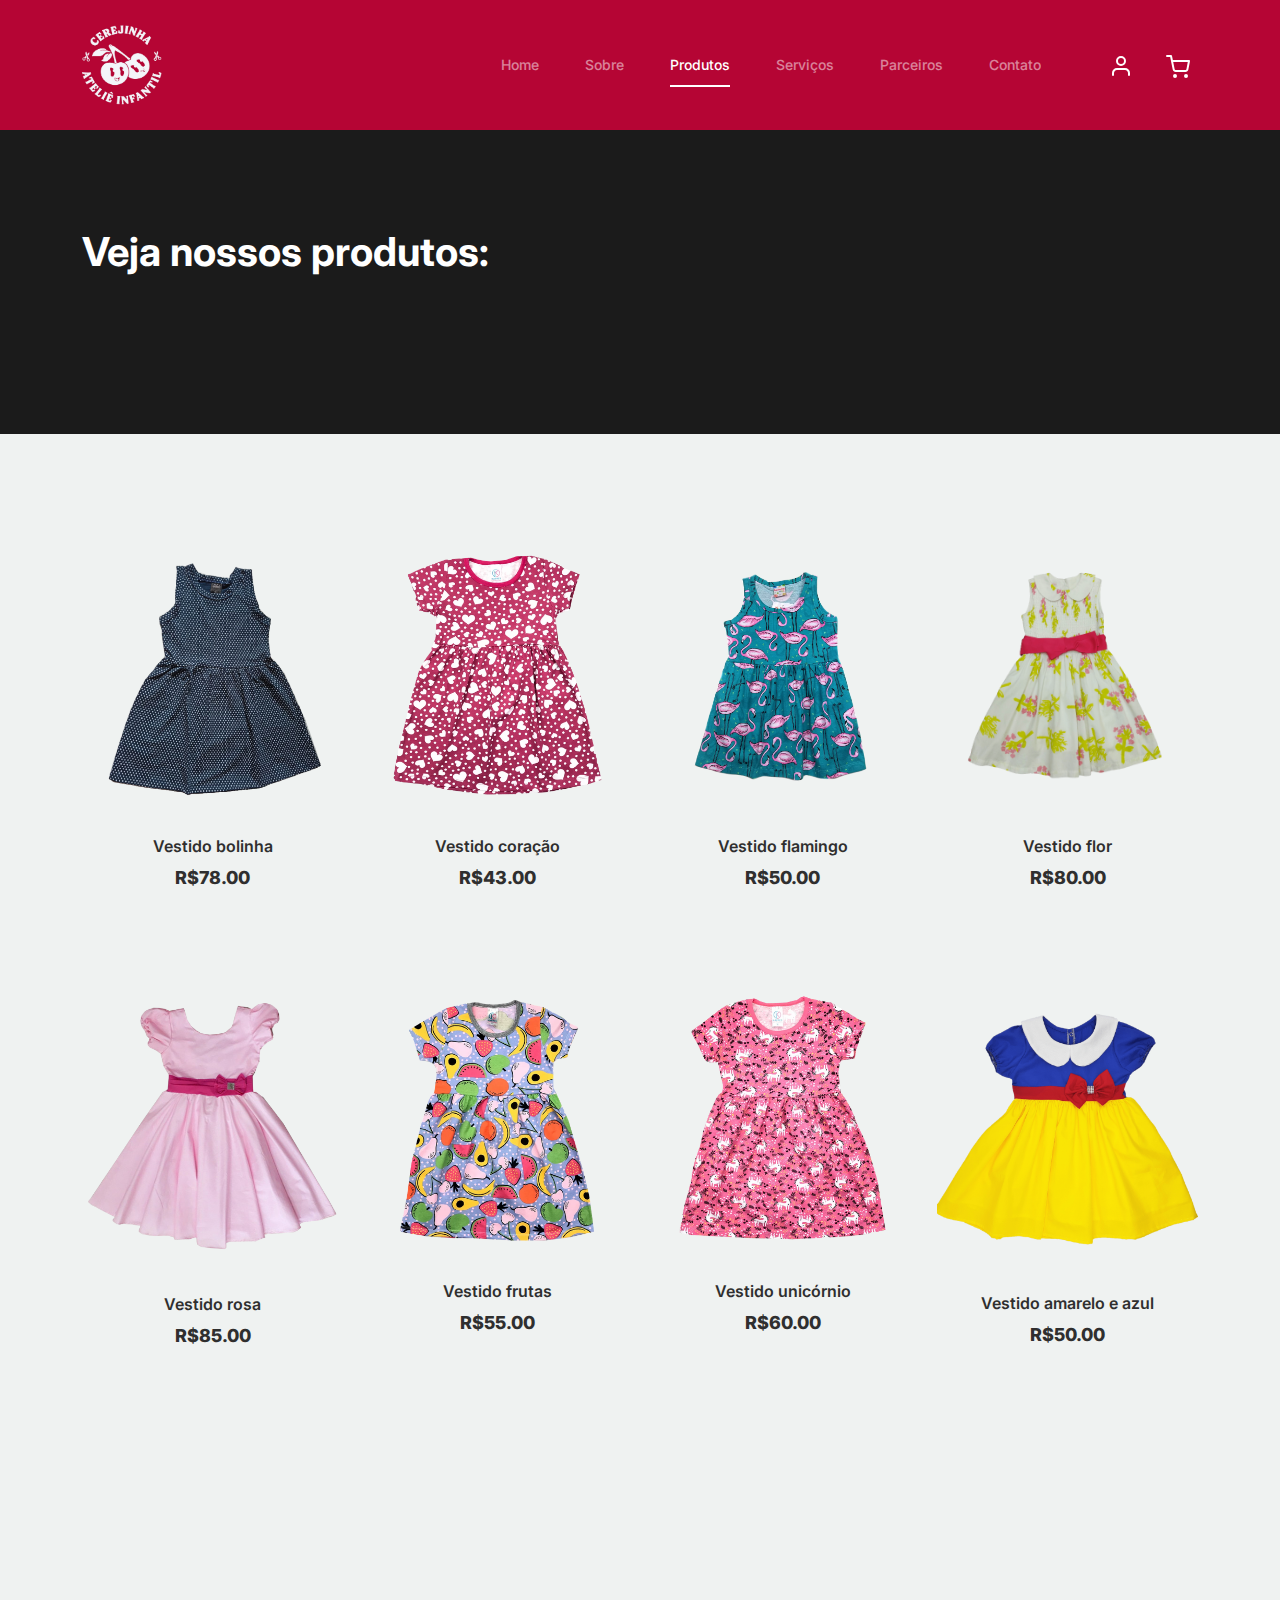
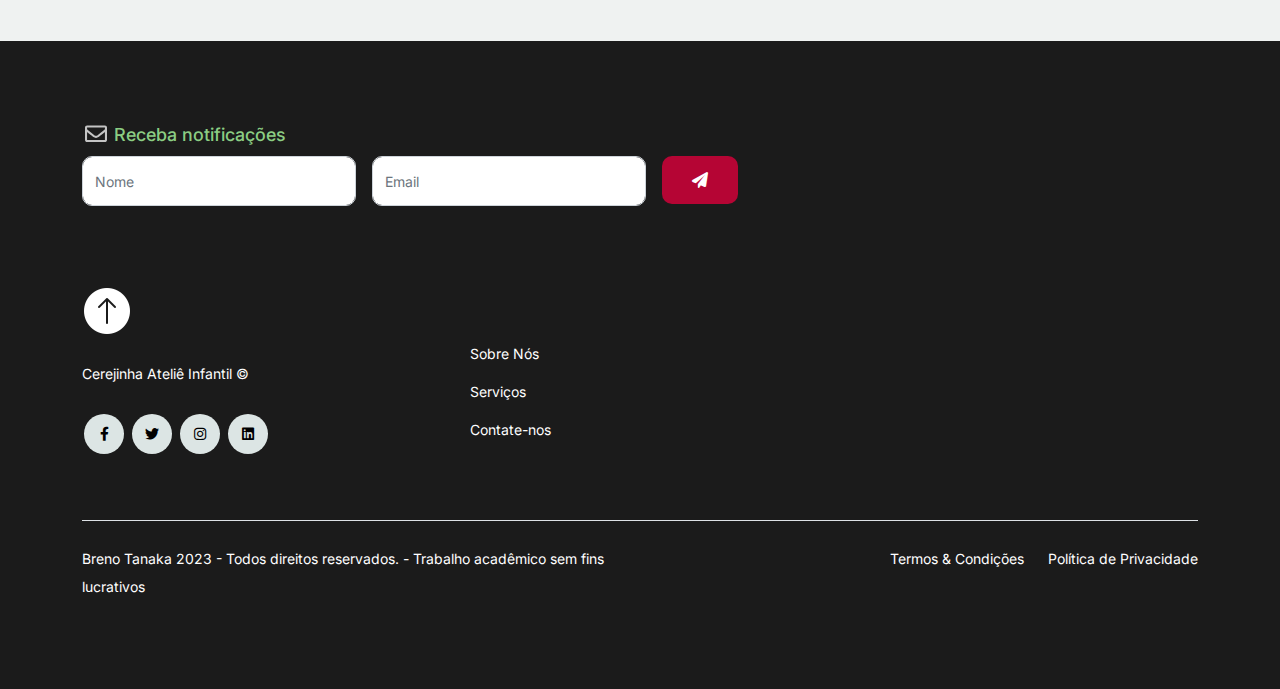
<file: shop.html>
<!-- /*
* Bootstrap 5
* Template Name: Furni
* Template Author: Untree.co
* Template URI: https://untree.co/
* License: https://creativecommons.org/licenses/by/3.0/
*/ -->
<!doctype html>
<html lang="en">
<head>
  <meta charset="utf-8">
  <meta name="viewport" content="width=device-width, initial-scale=1, shrink-to-fit=no">
  <meta name="author" content="Untree.co">
  <link rel="shortcut icon" href="img/icons/iconehtml.png">

  <meta name="description" content="" />
  <meta name="keywords" content="bootstrap, bootstrap4" />

		<!-- Bootstrap CSS -->
		<link href="css/bootstrap.min.css" rel="stylesheet">
		<link href="https://cdnjs.cloudflare.com/ajax/libs/font-awesome/6.0.0-beta3/css/all.min.css" rel="stylesheet">
		<link href="css/tiny-slider.css" rel="stylesheet">
		<link href="css/style.css" rel="stylesheet">
		<title>Produtos</title>
	</head>

	<body>

		<!-- Start Header/Navigation -->
		<nav class="custom-navbar navbar navbar navbar-expand-md navbar-dark bg-dark" arial-label="Furni navigation bar">

			<div class="container">
				<a class="navbar-brand" href="index.html"><img src="img/icons/iconcrop.png" height="80" width="80"></a>

				<button class="navbar-toggler" type="button" data-bs-toggle="collapse" data-bs-target="#navbarsFurni" aria-controls="navbarsFurni" aria-expanded="false" aria-label="Toggle navigation">
					<span class="navbar-toggler-icon"></span>
				</button>

				<div class="collapse navbar-collapse" id="navbarsFurni">
					<ul class="custom-navbar-nav navbar-nav ms-auto mb-2 mb-md-0">
						<li><a class="nav-link" href="index.html">Home</a></li>
						<li><a class="nav-link" href="about.html">Sobre</a></li>
						<li class="nav-item active"><a class="nav-link" href="shop.html">Produtos</a></li>
						<li><a class="nav-link" href="services.html">Serviços</a></li>
						<li><a class="nav-link" href="parceiros.html">Parceiros</a></li>
						<li><a class="nav-link" href="contact.html">Contato</a></li>
					</ul>

					<ul class="custom-navbar-cta navbar-nav mb-2 mb-md-0 ms-5">
						<li><a class="nav-link" href="#"><img src="images/user.svg"></a></li>
						<li><a class="nav-link" href="#"><img src="images/cart.svg"></a></li>
					</ul>
				</div>
			</div>
				
		</nav>
		<!-- End Header/Navigation -->

		<!-- Start Hero Section -->
			<div class="hero">
				<div class="container">
					<div class="row justify-content-between">
						<div class="col-lg-5">
							<div class="intro-excerpt">
								<h1>Veja nossos produtos:</h1>
							</div>
						</div>
						<div class="col-lg-7">
							
						</div>
					</div>
				</div>
			</div>
		<!-- End Hero Section -->

		

		<div class="untree_co-section product-section before-footer-section">
		    <div class="container">
		      	<div class="row">

		      		<!-- Start Column 1 -->
					<div class="col-12 col-md-4 col-lg-3 mb-5">
						<a class="product-item" href="#">
							<img src="img/vestidos/vestidobolinha.png" class="img-fluid product-thumbnail">
							<h3 class="product-title">Vestido bolinha</h3>
							<strong class="product-price">R$78.00</strong>

							<span class="icon-cross">
								<img src="images/cross.svg" class="img-fluid">
							</span>
						</a>
					</div> 
					<!-- End Column 1 -->
						
					<!-- Start Column 2 -->
					<div class="col-12 col-md-4 col-lg-3 mb-5">
						<a class="product-item" href="#">
							<img src="img/vestidos/vestidocoracao.png" class="img-fluid product-thumbnail">
							<h3 class="product-title">Vestido coração</h3>
							<strong class="product-price">R$43.00</strong>

							<span class="icon-cross">
								<img src="images/cross.svg" class="img-fluid">
							</span>
						</a>
					</div> 
					<!-- End Column 2 -->

					<!-- Start Column 3 -->
					<div class="col-12 col-md-4 col-lg-3 mb-5">
						<a class="product-item" href="#">
							<img src="img/vestidos/vestidoflamingo.png" class="img-fluid product-thumbnail">
							<h3 class="product-title">Vestido flamingo</h3>
							<strong class="product-price">R$50.00</strong>

							<span class="icon-cross">
								<img src="images/cross.svg" class="img-fluid">
							</span>
						</a>
					</div>
					<!-- End Column 3 -->

					<!-- Start Column 4 -->
					<div class="col-12 col-md-4 col-lg-3 mb-5">
						<a class="product-item" href="#">
							<img src="img/vestidos/vestidoflor.png" class="img-fluid product-thumbnail">
							<h3 class="product-title">Vestido flor</h3>
							<strong class="product-price">R$80.00</strong>

							<span class="icon-cross">
								<img src="images/cross.svg" class="img-fluid">
							</span>
						</a>
					</div>
					<!-- End Column 4 -->


					<!-- Start Column 1 -->
					<div class="col-12 col-md-4 col-lg-3 mb-5">
						<a class="product-item" href="#">
							<img src="img/vestidos/vestidorosa.png" class="img-fluid product-thumbnail">
							<h3 class="product-title">Vestido rosa</h3>
							<strong class="product-price">R$85.00</strong>

							<span class="icon-cross">
								<img src="images/cross.svg" class="img-fluid">
							</span>
						</a>
					</div> 
					<!-- End Column 1 -->
						
					<!-- Start Column 2 -->
					<div class="col-12 col-md-4 col-lg-3 mb-5">
						<a class="product-item" href="#">
							<img src="img/vestidos/vestidosfrutas.png" class="img-fluid product-thumbnail">
							<h3 class="product-title">Vestido frutas</h3>
							<strong class="product-price">R$55.00</strong>

							<span class="icon-cross">
								<img src="images/cross.svg" class="img-fluid">
							</span>
						</a>
					</div> 
					<!-- End Column 2 -->

					<!-- Start Column 3 -->
					<div class="col-12 col-md-4 col-lg-3 mb-5">
						<a class="product-item" href="#">
							<img src="img/vestidos/vestidounicornio.png" class="img-fluid product-thumbnail">
							<h3 class="product-title">Vestido unicórnio</h3>
							<strong class="product-price">R$60.00</strong>

							<span class="icon-cross">
								<img src="images/cross.svg" class="img-fluid">
							</span>
						</a>
					</div>
					<!-- End Column 3 -->

					<!-- Start Column 4 -->
					<div class="col-12 col-md-4 col-lg-3 mb-5">
						<a class="product-item" href="#">
							<img src="img/vestidos/vestidoyb.png" class="img-fluid product-thumbnail">
							<h3 class="product-title">Vestido amarelo e azul</h3>
							<strong class="product-price">R$50.00</strong>

							<span class="icon-cross">
								<img src="images/cross.svg" class="img-fluid">
							</span>
						</a>
					</div>
					<!-- End Column 4 -->

		      	</div>
		    </div>
		</div>


		<!-- Start Footer Section -->
		<footer class="footer-section">
			<div class="container relative">

				<!-- <div class="sofa-img">
					<img src="img/icons/arara.webp" alt="Image" class="img-fluid">
				</div> -->

				<div class="row">
					<div class="col-lg-8">
						<div class="subscription-form">
							<h3 class="d-flex align-items-center"><span class="me-1"><img src="images/envelope-outline.svg" alt="Image" class="img-fluid"></span><span>Receba notificações</span></h3>

							<form action="#" class="row g-3">
								<div class="col-auto">
									<input type="text" class="form-control" placeholder="Nome">
								</div>
								<div class="col-auto">
									<input type="email" class="form-control" placeholder="Email">
								</div>
								<div class="col-auto">
									<button class="btn btn-primary">
										<span class="fa fa-paper-plane"></span>
									</button>
								</div>
							</form>

						</div>
					</div>
				</div>

				<div class="row g-5 mb-5">
					<div class="col-lg-4">
						<div class="mb-4 footer-logo-wrap"><a href="#" class="footer-logo"><img src="img/icons/iconfooter.png" height="50" width="50"></a></div>
						<p class="mb-4">Cerejinha Ateliê Infantil ©</p>

						<ul class="list-unstyled custom-social">
							<li><a href="#"><span class="fa fa-brands fa-facebook-f"></span></a></li>
							<li><a href="#"><span class="fa fa-brands fa-twitter"></span></a></li>
							<li><a href="#"><span class="fa fa-brands fa-instagram"></span></a></li>
							<li><a href="#"><span class="fa fa-brands fa-linkedin"></span></a></li>
						</ul>
					</div>

					<div class="col-lg-8">
						<div class="row links-wrap">
							<div class="col-6 col-sm-6 col-md-3">
								<ul class="list-unstyled">
									<li><a href="about.html">Sobre Nós</a></li>
									<li><a href="services.html">Serviços</a></li>
									<!--<li><a href="#">Blog</a></li> -->
									<li><a href="contact.html">Contate-nos</a></li>
									<li><a href="#"></a></li>
								</ul>
							</div>

							<!--<div class="col-6 col-sm-6 col-md-3">
								<ul class="list-unstyled">
									<li><a href="#">Support</a></li>
									<li><a href="#">Knowledge base</a></li>
									<li><a href="#">Live chat</a></li>
								</ul>
							</div> -->

							<div class="col-6 col-sm-6 col-md-3">
								<ul class="list-unstyled">
									<!--<li><a href="#">Jobs</a></li>
									<li><a href="#">Our team</a></li>
									<li><a href="#">Leadership</a></li>
									<li><a href="#">Privacy Policy</a></li> -->
								</ul>
							</div>

							<div class="col-6 col-sm-6 col-md-3">
								<ul class="list-unstyled">
									<!--<li><a href="#">Nordic Chair</a></li>
									<li><a href="#">Kruzo Aero</a></li>
									<li><a href="#">Ergonomic Chair</a></li> -->
								</ul>
							</div>
						</div>
					</div>

				</div>

				<div class="border-top copyright">
					<div class="row pt-4">
						<div class="col-lg-6">
							<p class="mb-2 text-center text-lg-start"><!-- /*Copyright &copy;<script>document.write(new Date().getFullYear());</script> */ -->  Breno Tanaka 2023 - Todos direitos reservados. - Trabalho acadêmico sem fins lucrativos <!--&mdash; Template por <a href="https://untree.co">Untree.co</a> Template By <a hreff="https://themewagon.com">ThemeWagon</a> License information: https://untree.co/license/ -->
            </p>
						</div>

						<div class="col-lg-6 text-center text-lg-end">
							<ul class="list-unstyled d-inline-flex ms-auto">
								<li class="me-4"><a href="#">Termos &amp; Condições</a></li>
								<li><a href="#">Política de Privacidade</a></li>
							</ul>
						</div>

					</div>
				</div>

			</div>
		</footer>
		<!-- End Footer Section -->	


		<script src="js/bootstrap.bundle.min.js"></script>
		<script src="js/tiny-slider.js"></script>
		<script src="js/custom.js"></script>
	</body>

</html>
</file>
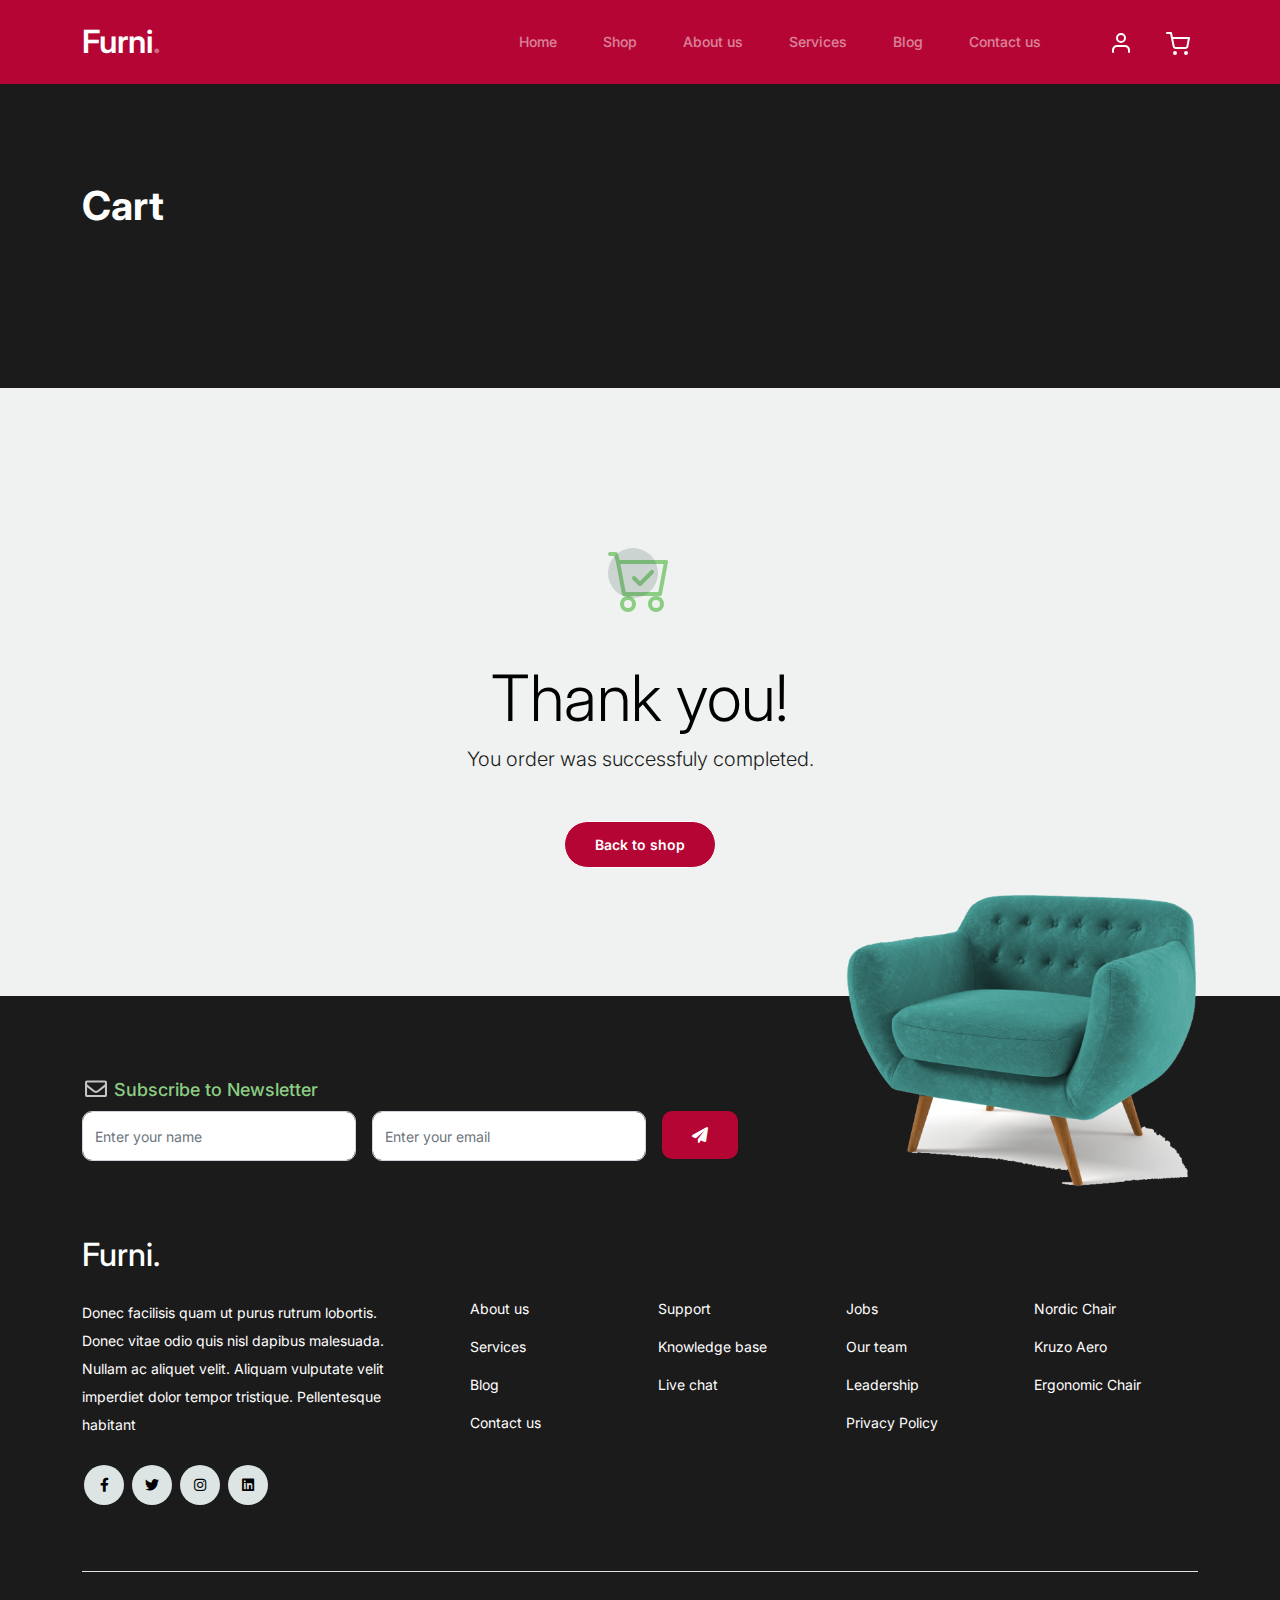
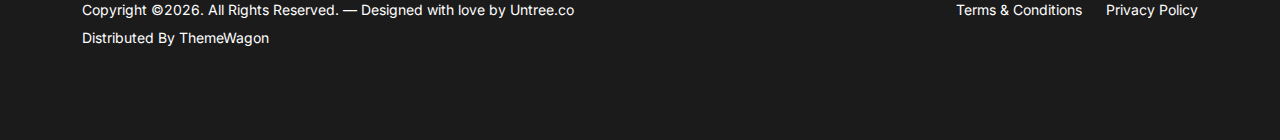
<file: thankyou.html>
<!-- /*
* Bootstrap 5
* Template Name: Furni
* Template Author: Untree.co
* Template URI: https://untree.co/
* License: https://creativecommons.org/licenses/by/3.0/
*/ -->
<!doctype html>
<html lang="en">
<head>
  <meta charset="utf-8">
  <meta name="viewport" content="width=device-width, initial-scale=1, shrink-to-fit=no">
  <meta name="author" content="Untree.co">
  <link rel="shortcut icon" href="favicon.png">

  <meta name="description" content="" />
  <meta name="keywords" content="bootstrap, bootstrap4" />

		<!-- Bootstrap CSS -->
		<link href="css/bootstrap.min.css" rel="stylesheet">
		<link href="https://cdnjs.cloudflare.com/ajax/libs/font-awesome/6.0.0-beta3/css/all.min.css" rel="stylesheet">
		<link href="css/tiny-slider.css" rel="stylesheet">
		<link href="css/style.css" rel="stylesheet">
		<title>Furni Free Bootstrap 5 Template for Furniture and Interior Design Websites by Untree.co </title>
	</head>

	<body>

		<!-- Start Header/Navigation -->
		<nav class="custom-navbar navbar navbar navbar-expand-md navbar-dark bg-dark" arial-label="Furni navigation bar">

			<div class="container">
				<a class="navbar-brand" href="index.html">Furni<span>.</span></a>

				<button class="navbar-toggler" type="button" data-bs-toggle="collapse" data-bs-target="#navbarsFurni" aria-controls="navbarsFurni" aria-expanded="false" aria-label="Toggle navigation">
					<span class="navbar-toggler-icon"></span>
				</button>

				<div class="collapse navbar-collapse" id="navbarsFurni">
					<ul class="custom-navbar-nav navbar-nav ms-auto mb-2 mb-md-0">
						<li class="nav-item ">
							<a class="nav-link" href="index.html">Home</a>
						</li>
						<li><a class="nav-link" href="shop.html">Shop</a></li>
						<li><a class="nav-link" href="about.html">About us</a></li>
						<li><a class="nav-link" href="services.html">Services</a></li>
						<li><a class="nav-link" href="blog.html">Blog</a></li>
						<li><a class="nav-link" href="contact.html">Contact us</a></li>
					</ul>

					<ul class="custom-navbar-cta navbar-nav mb-2 mb-md-0 ms-5">
						<li><a class="nav-link" href="#"><img src="images/user.svg"></a></li>
						<li><a class="nav-link" href="#"><img src="images/cart.svg"></a></li>
					</ul>
				</div>
			</div>
				
		</nav>
		<!-- End Header/Navigation -->

		<!-- Start Hero Section -->
			<div class="hero">
				<div class="container">
					<div class="row justify-content-between">
						<div class="col-lg-5">
							<div class="intro-excerpt">
								<h1>Cart</h1>
							</div>
						</div>
						<div class="col-lg-7">
							
						</div>
					</div>
				</div>
			</div>
		<!-- End Hero Section -->

		

		<div class="untree_co-section">
    <div class="container">
      <div class="row">
        <div class="col-md-12 text-center pt-5">
          <span class="display-3 thankyou-icon text-primary">
            <svg width="1em" height="1em" viewBox="0 0 16 16" class="bi bi-cart-check mb-5" fill="currentColor" xmlns="http://www.w3.org/2000/svg">
              <path fill-rule="evenodd" d="M11.354 5.646a.5.5 0 0 1 0 .708l-3 3a.5.5 0 0 1-.708 0l-1.5-1.5a.5.5 0 1 1 .708-.708L8 8.293l2.646-2.647a.5.5 0 0 1 .708 0z"/>
              <path fill-rule="evenodd" d="M0 1.5A.5.5 0 0 1 .5 1H2a.5.5 0 0 1 .485.379L2.89 3H14.5a.5.5 0 0 1 .491.592l-1.5 8A.5.5 0 0 1 13 12H4a.5.5 0 0 1-.491-.408L2.01 3.607 1.61 2H.5a.5.5 0 0 1-.5-.5zM3.102 4l1.313 7h8.17l1.313-7H3.102zM5 12a2 2 0 1 0 0 4 2 2 0 0 0 0-4zm7 0a2 2 0 1 0 0 4 2 2 0 0 0 0-4zm-7 1a1 1 0 1 0 0 2 1 1 0 0 0 0-2zm7 0a1 1 0 1 0 0 2 1 1 0 0 0 0-2z"/>
            </svg>
          </span>
          <h2 class="display-3 text-black">Thank you!</h2>
          <p class="lead mb-5">You order was successfuly completed.</p>
          <p><a href="shop.html" class="btn btn-sm btn-outline-black">Back to shop</a></p>
        </div>
      </div>
    </div>
  </div>

		<!-- Start Footer Section -->
		<footer class="footer-section">
			<div class="container relative">

				<div class="sofa-img">
					<img src="images/sofa.png" alt="Image" class="img-fluid">
				</div>

				<div class="row">
					<div class="col-lg-8">
						<div class="subscription-form">
							<h3 class="d-flex align-items-center"><span class="me-1"><img src="images/envelope-outline.svg" alt="Image" class="img-fluid"></span><span>Subscribe to Newsletter</span></h3>

							<form action="#" class="row g-3">
								<div class="col-auto">
									<input type="text" class="form-control" placeholder="Enter your name">
								</div>
								<div class="col-auto">
									<input type="email" class="form-control" placeholder="Enter your email">
								</div>
								<div class="col-auto">
									<button class="btn btn-primary">
										<span class="fa fa-paper-plane"></span>
									</button>
								</div>
							</form>

						</div>
					</div>
				</div>

				<div class="row g-5 mb-5">
					<div class="col-lg-4">
						<div class="mb-4 footer-logo-wrap"><a href="#" class="footer-logo">Furni<span>.</span></a></div>
						<p class="mb-4">Donec facilisis quam ut purus rutrum lobortis. Donec vitae odio quis nisl dapibus malesuada. Nullam ac aliquet velit. Aliquam vulputate velit imperdiet dolor tempor tristique. Pellentesque habitant</p>

						<ul class="list-unstyled custom-social">
							<li><a href="#"><span class="fa fa-brands fa-facebook-f"></span></a></li>
							<li><a href="#"><span class="fa fa-brands fa-twitter"></span></a></li>
							<li><a href="#"><span class="fa fa-brands fa-instagram"></span></a></li>
							<li><a href="#"><span class="fa fa-brands fa-linkedin"></span></a></li>
						</ul>
					</div>

					<div class="col-lg-8">
						<div class="row links-wrap">
							<div class="col-6 col-sm-6 col-md-3">
								<ul class="list-unstyled">
									<li><a href="#">About us</a></li>
									<li><a href="#">Services</a></li>
									<li><a href="#">Blog</a></li>
									<li><a href="#">Contact us</a></li>
								</ul>
							</div>

							<div class="col-6 col-sm-6 col-md-3">
								<ul class="list-unstyled">
									<li><a href="#">Support</a></li>
									<li><a href="#">Knowledge base</a></li>
									<li><a href="#">Live chat</a></li>
								</ul>
							</div>

							<div class="col-6 col-sm-6 col-md-3">
								<ul class="list-unstyled">
									<li><a href="#">Jobs</a></li>
									<li><a href="#">Our team</a></li>
									<li><a href="#">Leadership</a></li>
									<li><a href="#">Privacy Policy</a></li>
								</ul>
							</div>

							<div class="col-6 col-sm-6 col-md-3">
								<ul class="list-unstyled">
									<li><a href="#">Nordic Chair</a></li>
									<li><a href="#">Kruzo Aero</a></li>
									<li><a href="#">Ergonomic Chair</a></li>
								</ul>
							</div>
						</div>
					</div>

				</div>

				<div class="border-top copyright">
					<div class="row pt-4">
						<div class="col-lg-6">
							<p class="mb-2 text-center text-lg-start">Copyright &copy;<script>document.write(new Date().getFullYear());</script>. All Rights Reserved. &mdash; Designed with love by <a href="https://untree.co">Untree.co</a> Distributed By <a href="https://themewagon.com">ThemeWagon</a> <!-- License information: https://untree.co/license/ -->
            </p>
						</div>

						<div class="col-lg-6 text-center text-lg-end">
							<ul class="list-unstyled d-inline-flex ms-auto">
								<li class="me-4"><a href="#">Terms &amp; Conditions</a></li>
								<li><a href="#">Privacy Policy</a></li>
							</ul>
						</div>

					</div>
				</div>

			</div>
		</footer>
		<!-- End Footer Section -->	


		<script src="js/bootstrap.bundle.min.js"></script>
		<script src="js/tiny-slider.js"></script>
		<script src="js/custom.js"></script>
	</body>

</html>
</file>
<file: css/tiny-slider.css>
.tns-outer{padding:0 !important}.tns-outer [hidden]{display:none !important}.tns-outer [aria-controls],.tns-outer [data-action]{cursor:pointer}.tns-slider{-webkit-transition:all 0s;-moz-transition:all 0s;transition:all 0s}.tns-slider>.tns-item{-webkit-box-sizing:border-box;-moz-box-sizing:border-box;box-sizing:border-box}.tns-horizontal.tns-subpixel{white-space:nowrap}.tns-horizontal.tns-subpixel>.tns-item{display:inline-block;vertical-align:top;white-space:normal}.tns-horizontal.tns-no-subpixel:after{content:'';display:table;clear:both}.tns-horizontal.tns-no-subpixel>.tns-item{float:left}.tns-horizontal.tns-carousel.tns-no-subpixel>.tns-item{margin-right:-100%}.tns-no-calc{position:relative;left:0}.tns-gallery{position:relative;left:0;min-height:1px}.tns-gallery>.tns-item{position:absolute;left:-100%;-webkit-transition:transform 0s, opacity 0s;-moz-transition:transform 0s, opacity 0s;transition:transform 0s, opacity 0s}.tns-gallery>.tns-slide-active{position:relative;left:auto !important}.tns-gallery>.tns-moving{-webkit-transition:all 0.25s;-moz-transition:all 0.25s;transition:all 0.25s}.tns-autowidth{display:inline-block}.tns-lazy-img{-webkit-transition:opacity 0.6s;-moz-transition:opacity 0.6s;transition:opacity 0.6s;opacity:0.6}.tns-lazy-img.tns-complete{opacity:1}.tns-ah{-webkit-transition:height 0s;-moz-transition:height 0s;transition:height 0s}.tns-ovh{overflow:hidden}.tns-visually-hidden{position:absolute;left:-10000em}.tns-transparent{opacity:0;visibility:hidden}.tns-fadeIn{opacity:1;filter:alpha(opacity=100);z-index:0}.tns-normal,.tns-fadeOut{opacity:0;filter:alpha(opacity=0);z-index:-1}.tns-vpfix{white-space:nowrap}.tns-vpfix>div,.tns-vpfix>li{display:inline-block}.tns-t-subp2{margin:0 auto;width:310px;position:relative;height:10px;overflow:hidden}.tns-t-ct{width:2333.3333333%;width:-webkit-calc(100% * 70 / 3);width:-moz-calc(100% * 70 / 3);width:calc(100% * 70 / 3);position:absolute;right:0}.tns-t-ct:after{content:'';display:table;clear:both}.tns-t-ct>div{width:1.4285714%;width:-webkit-calc(100% / 70);width:-moz-calc(100% / 70);width:calc(100% / 70);height:10px;float:left}

/*# sourceMappingURL=sourcemaps/tiny-slider.css.map */
</file>
<file: css/style.css>
/*
* Template Name: UntreeStore
* Template Author: Untree.co
* Author URI: https://untree.co/
* License: https://creativecommons.org/licenses/by/3.0/
*/
@import url("https://fonts.googleapis.com/css2?family=Inter:wght@400;500;600;700;800&display=swap");
body {
  overflow-x: hidden;
  position: relative; }

body {
  font-family: "Inter", sans-serif;
  font-weight: 400;
  line-height: 28px;
  color: #1b1b1b;
  font-size: 14px;
  background-color: #eff2f1; }

a {
  text-decoration: none;
  -webkit-transition: .3s all ease;
  -o-transition: .3s all ease;
  transition: .3s all ease;
  color: #2f2f2f;
  text-decoration: underline; }
  a:hover {
    color: #2f2f2f;
    text-decoration: none; }
  a.more {
    font-weight: 600; }

.custom-navbar {
  background: #b50534 !important;
  padding-top: 20px;
  padding-bottom: 20px; }
  .custom-navbar .navbar-brand {
    font-size: 32px;
    font-weight: 600; }
    .custom-navbar .navbar-brand > span {
      opacity: .4; }
  .custom-navbar .navbar-toggler {
    border-color: transparent; }
    .custom-navbar .navbar-toggler:active, .custom-navbar .navbar-toggler:focus {
      -webkit-box-shadow: none;
      box-shadow: none;
      outline: none; }
  @media (min-width: 992px) {
    .custom-navbar .custom-navbar-nav li {
      margin-left: 15px;
      margin-right: 15px; } }
  .custom-navbar .custom-navbar-nav li a {
    font-weight: 500;
    color: #ffffff !important;
    opacity: .5;
    -webkit-transition: .3s all ease;
    -o-transition: .3s all ease;
    transition: .3s all ease;
    position: relative; }
    @media (min-width: 768px) {
      .custom-navbar .custom-navbar-nav li a:before {
        content: "";
        position: absolute;
        bottom: 0;
        left: 8px;
        right: 8px;
        background: #ffffff;
        height: 2px;
        opacity: 1;
        visibility: visible;
        width: 0;
        -webkit-transition: .15s all ease-out;
        -o-transition: .15s all ease-out;
        transition: .15s all ease-out; } }
    .custom-navbar .custom-navbar-nav li a:hover {
      opacity: 1; }
      .custom-navbar .custom-navbar-nav li a:hover:before {
        width: calc(100% - 16px); }
  .custom-navbar .custom-navbar-nav li.active a {
    opacity: 1; }
    .custom-navbar .custom-navbar-nav li.active a:before {
      width: calc(100% - 16px); }
  .custom-navbar .custom-navbar-cta {
    margin-left: 0 !important;
    -webkit-box-orient: horizontal;
    -webkit-box-direction: normal;
    -ms-flex-direction: row;
    flex-direction: row; }
    @media (min-width: 768px) {
      .custom-navbar .custom-navbar-cta {
        margin-left: 40px !important; } }
    .custom-navbar .custom-navbar-cta li {
      margin-left: 0px;
      margin-right: 0px; }
      .custom-navbar .custom-navbar-cta li:first-child {
        margin-right: 20px; }

.hero {
  background: #1b1b1b;
  padding: calc(4rem - 30px) 0 0rem 0; }
  @media (min-width: 768px) {
    .hero {
      padding: calc(4rem - 30px) 0 4rem 0; } }
  @media (min-width: 992px) {
    .hero {
      padding: calc(8rem - 30px) 0 8rem 0; } }
  .hero .intro-excerpt {
    position: relative;
    z-index: 4; }
    @media (min-width: 992px) {
      .hero .intro-excerpt {
        max-width: 450px; } }
  .hero h1 {
    font-weight: 700;
    color: #ffffff;
    margin-bottom: 30px; }
    @media (min-width: 1400px) {
      .hero h1 {
        font-size: 54px; } }
  .hero p {
    color: rgba(255, 255, 255, 0.5);
    margin-botom: 30px; }
  .hero .hero-img-wrap {
    position: relative; }
    .hero .hero-img-wrap img {
      position: relative;
      top: 0px;
      right: 0px;
      z-index: 2;
      max-width: 780px;
      left: -20px; }
      @media (min-width: 768px) {
        .hero .hero-img-wrap img {
          right: 0px;
          left: -100px; } }
      @media (min-width: 992px) {
        .hero .hero-img-wrap img {
          left: 0px;
          top: -80px;
          position: absolute;
          right: -50px; } }
      @media (min-width: 1200px) {
        .hero .hero-img-wrap img {
          left: 0px;
          top: -80px;
          right: -100px; } }
    .hero .hero-img-wrap:after {
      content: "";
      position: absolute;
      width: 255px;
      height: 217px;
      background-image: url("../images/dots-light.svg");
      background-size: contain;
      background-repeat: no-repeat;
      right: -100px;
      top: -0px; }
      @media (min-width: 1200px) {
        .hero .hero-img-wrap:after {
          color: #8bcd83;
          top: -40px; } }

.btn {
  font-weight: 600;
  padding: 12px 30px;
  border-radius: 30px;
  color: #ffffff;
  background: #b50534;
  border-color: inherit; }
  .btn:hover {
    color: #ffffff;
    background: rgb(122, 5, 36);
    border-color: inherit; }
  .btn:active, .btn:focus {
    outline: none !important;
    -webkit-box-shadow: none;
    box-shadow: none; }
  .btn.btn-primary {
    background: #b50534;
    border: none; }
    .btn.btn-primary:hover {
      background: #91042a;
      border-color: none; }
  .btn.btn-secondary {
    color: #ffffff;
    background: #b50534;
    border: none; }
    .btn.btn-secondary:hover {
      background: #91042a;
      border-color: inherit; }
  .btn.btn-white-outline {
    background: transparent;
    border-width: 2px;
    border-color: rgba(255, 255, 255, 0.3); }
    .btn.btn-white-outline:hover {
      border-color: white;
      color: #ffffff; }

.section-title {
  color: #2f2f2f; }

.product-section {
  padding: 7rem 0; }
  .product-section .product-item {
    text-align: center;
    text-decoration: none;
    display: block;
    position: relative;
    padding-bottom: 50px;
    cursor: pointer; }
    .product-section .product-item .product-thumbnail {
      margin-bottom: 30px;
      position: relative;
      top: 0;
      -webkit-transition: .3s all ease;
      -o-transition: .3s all ease;
      transition: .3s all ease; }
    .product-section .product-item h3 {
      font-weight: 600;
      font-size: 16px; }
    .product-section .product-item strong {
      font-weight: 800 !important;
      font-size: 18px !important; }
    .product-section .product-item h3, .product-section .product-item strong {
      color: #2f2f2f;
      text-decoration: none; }
    .product-section .product-item .icon-cross {
      position: absolute;
      width: 35px;
      height: 35px;
      display: inline-block;
      background: #b50534;
      bottom: 15px;
      left: 50%;
      -webkit-transform: translateX(-50%);
      -ms-transform: translateX(-50%);
      transform: translateX(-50%);
      margin-bottom: -17.5px;
      border-radius: 50%;
      opacity: 0;
      visibility: hidden;
      -webkit-transition: .3s all ease;
      -o-transition: .3s all ease;
      transition: .3s all ease; }
      .product-section .product-item .icon-cross img {
        position: absolute;
        left: 50%;
        top: 50%;
        -webkit-transform: translate(-50%, -50%);
        -ms-transform: translate(-50%, -50%);
        transform: translate(-50%, -50%); }
    .product-section .product-item:before {
      bottom: 0;
      left: 0;
      right: 0;
      position: absolute;
      content: "";
      background: #dce5e4;
      height: 0%;
      z-index: -1;
      border-radius: 10px;
      -webkit-transition: .3s all ease;
      -o-transition: .3s all ease;
      transition: .3s all ease; }
    .product-section .product-item:hover .product-thumbnail {
      top: -25px; }
    .product-section .product-item:hover .icon-cross {
      bottom: 0;
      opacity: 1;
      visibility: visible; }
    .product-section .product-item:hover:before {
      height: 70%; }

.why-choose-section {
  padding: 7rem 0; }
  .why-choose-section .img-wrap {
    position: relative; }
    .why-choose-section .img-wrap:before {
      position: absolute;
      content: "";
      width: 255px;
      height: 217px;
      background-image: url("../images/dots-yellow.svg");
      background-repeat: no-repeat;
      background-size: contain;
      -webkit-transform: translate(-40%, -40%);
      -ms-transform: translate(-40%, -40%);
      transform: translate(-40%, -40%);
      z-index: -1; }
    .why-choose-section .img-wrap img {
      border-radius: 20px; }

.feature {
  margin-bottom: 30px; }
  .feature .icon {
    display: inline-block;
    position: relative;
    margin-bottom: 20px; }
    .feature .icon:before {
      content: "";
      width: 33px;
      height: 33px;
      position: absolute;
      background: inherit;
      border-radius: 50%;
      right: 0px;
      bottom: 0; }
  .feature h3 {
    font-size: 14px;
    color: #1b1b1b; }
  .feature p {
    font-size: 14px;
    line-height: 22px;
    color: #1b1b1b; }

.we-help-section {
  padding: 7rem 0; }
  .we-help-section .imgs-grid {
    display: -ms-grid;
    display: grid;
    -ms-grid-columns: (1fr)[27];
    grid-template-columns: repeat(27, 1fr);
    position: relative; }
    .we-help-section .imgs-grid:before {
      position: absolute;
      content: "";
      width: 255px;
      height: 217px;
      background-image: url("../images/dots-green.svg");
      background-size: contain;
      background-repeat: no-repeat;
      -webkit-transform: translate(-40%, -40%);
      -ms-transform: translate(-40%, -40%);
      transform: translate(-40%, -40%);
      z-index: -1; }
    .we-help-section .imgs-grid .grid {
      position: relative; }
      .we-help-section .imgs-grid .grid img {
        border-radius: 20px;
        max-width: 100%; }
      .we-help-section .imgs-grid .grid.grid-1 {
        -ms-grid-column: 1;
        -ms-grid-column-span: 18;
        grid-column: 1 / span 18;
        -ms-grid-row: 1;
        -ms-grid-row-span: 27;
        grid-row: 1 / span 27; }
      .we-help-section .imgs-grid .grid.grid-2 {
        -ms-grid-column: 19;
        -ms-grid-column-span: 27;
        grid-column: 19 / span 27;
        -ms-grid-row: 1;
        -ms-grid-row-span: 5;
        grid-row: 1 / span 5;
        padding-left: 20px; }
      .we-help-section .imgs-grid .grid.grid-3 {
        -ms-grid-column: 14;
        -ms-grid-column-span: 16;
        grid-column: 14 / span 16;
        -ms-grid-row: 6;
        -ms-grid-row-span: 27;
        grid-row: 6 / span 27;
        padding-top: 20px; }

.custom-list {
  width: 100%; }
  .custom-list li {
    display: inline-block;
    width: calc(50% - 20px);
    margin-bottom: 12px;
    line-height: 1.5;
    position: relative;
    padding-left: 20px; }
    .custom-list li:before {
      content: "";
      width: 8px;
      height: 8px;
      border-radius: 50%;
      border: 2px solid #8bcd83;
      position: absolute;
      left: 0;
      top: 8px; }

.popular-product {
  padding: 0 0 7rem 0; }
  .popular-product .product-item-sm h3 {
    font-size: 14px;
    font-weight: 700;
    color: #2f2f2f; }
  .popular-product .product-item-sm a {
    text-decoration: none;
    color: #2f2f2f;
    -webkit-transition: .3s all ease;
    -o-transition: .3s all ease;
    transition: .3s all ease; }
    .popular-product .product-item-sm a:hover {
      color: rgba(47, 47, 47, 0.5); }
  .popular-product .product-item-sm p {
    line-height: 1.4;
    margin-bottom: 10px;
    font-size: 14px; }
  .popular-product .product-item-sm .thumbnail {
    margin-right: 10px;
    -webkit-box-flex: 0;
    -ms-flex: 0 0 120px;
    flex: 0 0 120px;
    position: relative; }
    .popular-product .product-item-sm .thumbnail:before {
      content: "";
      position: absolute;
      border-radius: 20px;
      background: #dce5e4;
      width: 98px;
      height: 98px;
      top: 50%;
      left: 50%;
      -webkit-transform: translate(-50%, -50%);
      -ms-transform: translate(-50%, -50%);
      transform: translate(-50%, -50%);
      z-index: -1; }

.testimonial-section {
  padding: 3rem 0 7rem 0; }

.testimonial-slider-wrap {
  position: relative; }
  .testimonial-slider-wrap .tns-inner {
    padding-top: 30px; }
  .testimonial-slider-wrap .item .testimonial-block blockquote {
    font-size: 16px; }
    @media (min-width: 768px) {
      .testimonial-slider-wrap .item .testimonial-block blockquote {
        line-height: 32px;
        font-size: 18px; } }
  .testimonial-slider-wrap .item .testimonial-block .author-info .author-pic {
    margin-bottom: 20px; }
    .testimonial-slider-wrap .item .testimonial-block .author-info .author-pic img {
      max-width: 80px;
      border-radius: 50%; }
  .testimonial-slider-wrap .item .testimonial-block .author-info h3 {
    font-size: 14px;
    font-weight: 700;
    color: #2f2f2f;
    margin-bottom: 0; }
  .testimonial-slider-wrap #testimonial-nav {
    position: absolute;
    top: 50%;
    z-index: 99;
    width: 100%;
    display: none; }
    @media (min-width: 768px) {
      .testimonial-slider-wrap #testimonial-nav {
        display: block; } }
    .testimonial-slider-wrap #testimonial-nav > span {
      cursor: pointer;
      position: absolute;
      width: 58px;
      height: 58px;
      line-height: 58px;
      border-radius: 50%;
      background: rgba(59, 93, 80, 0.1);
      color: #2f2f2f;
      -webkit-transition: .3s all ease;
      -o-transition: .3s all ease;
      transition: .3s all ease; }
      .testimonial-slider-wrap #testimonial-nav > span:hover {
        background: #b50534;
        color: #ffffff; }
    .testimonial-slider-wrap #testimonial-nav .prev {
      left: -10px; }
    .testimonial-slider-wrap #testimonial-nav .next {
      right: 0; }
  .testimonial-slider-wrap .tns-nav {
    position: absolute;
    bottom: -50px;
    left: 50%;
    -webkit-transform: translateX(-50%);
    -ms-transform: translateX(-50%);
    transform: translateX(-50%); }
    .testimonial-slider-wrap .tns-nav button {
      background: none;
      border: none;
      display: inline-block;
      position: relative;
      width: 0 !important;
      height: 7px !important;
      margin: 2px; }
      .testimonial-slider-wrap .tns-nav button:active, .testimonial-slider-wrap .tns-nav button:focus, .testimonial-slider-wrap .tns-nav button:hover {
        outline: none;
        -webkit-box-shadow: none;
        box-shadow: none;
        background: none; }
      .testimonial-slider-wrap .tns-nav button:before {
        display: block;
        width: 7px;
        height: 7px;
        left: 0;
        top: 0;
        position: absolute;
        content: "";
        border-radius: 50%;
        -webkit-transition: .3s all ease;
        -o-transition: .3s all ease;
        transition: .3s all ease;
        background-color: #d6d6d6; }
      .testimonial-slider-wrap .tns-nav button:hover:before, .testimonial-slider-wrap .tns-nav button.tns-nav-active:before {
        background-color: #8bcd83; }

.before-footer-section {
  padding: 7rem 0 12rem 0 !important; }

.blog-section {
  padding: 7rem 0 12rem 0; }
  .blog-section .post-entry a {
    text-decoration: none; }
  .blog-section .post-entry .post-thumbnail {
    display: block;
    margin-bottom: 20px; }
    .blog-section .post-entry .post-thumbnail img {
      border-radius: 20px;
      -webkit-transition: .3s all ease;
      -o-transition: .3s all ease;
      transition: .3s all ease; }
  .blog-section .post-entry .post-content-entry {
    padding-left: 15px;
    padding-right: 15px; }
    .blog-section .post-entry .post-content-entry h3 {
      font-size: 16px;
      margin-bottom: 0;
      font-weight: 600;
      margin-bottom: 7px; }
    .blog-section .post-entry .post-content-entry .meta {
      font-size: 14px; }
      .blog-section .post-entry .post-content-entry .meta a {
        font-weight: 600; }
  .blog-section .post-entry:hover .post-thumbnail img, .blog-section .post-entry:focus .post-thumbnail img {
    opacity: .7; }

.footer-section {
  padding: 80px 0;
  background: #1b1b1b; }
  .footer-section .relative {
    position: relative; }
  .footer-section a {
    text-decoration: none;
    color: #ffffff;
    -webkit-transition: .3s all ease;
    -o-transition: .3s all ease;
    transition: .3s all ease; }
    .footer-section a:hover {
      color: rgba(224, 224, 224, 0.5); }
  .footer-section .subscription-form {
    margin-bottom: 40px;
    position: relative;
    z-index: 2;
    margin-top: 100px; }
    @media (min-width: 992px) {
      .footer-section .subscription-form {
        margin-top: 0px;
        margin-bottom: 80px; } }
    .footer-section .subscription-form h3 {
      font-size: 18px;
      font-weight: 500;
      color: #8bcd83; }
    .footer-section .subscription-form .form-control {
      height: 50px;
      border-radius: 10px;
      font-family: "Inter", sans-serif; }
      .footer-section .subscription-form .form-control:active, .footer-section .subscription-form .form-control:focus {
        outline: none;
        -webkit-box-shadow: none;
        box-shadow: none;
        border: none;
        -webkit-box-shadow: 0 1px 4px 0 rgba(0, 0, 0, 0.2);
        box-shadow: 0 1px 4px 0 rgba(0, 0, 0, 0.2); }
      .footer-section .subscription-form .form-control::-webkit-input-placeholder {
        font-size: 14px; }
      .footer-section .subscription-form .form-control::-moz-placeholder {
        font-size: 14px; }
      .footer-section .subscription-form .form-control:-ms-input-placeholder {
        font-size: 14px; }
      .footer-section .subscription-form .form-control:-moz-placeholder {
        font-size: 14px; }
    .footer-section .subscription-form .btn {
      border-radius: 10px !important; }
  .footer-section .sofa-img {
    position: absolute;
    top: -200px;
    z-index: 1;
    right: 0; }
    .footer-section .sofa-img img {
      max-width: 380px; }
  .footer-section .links-wrap {
    margin-top: 0px; }
    @media (min-width: 992px) {
      .footer-section .links-wrap {
        margin-top: 54px; } }
    .footer-section .links-wrap ul li {
      margin-bottom: 10px; }
  .footer-section .footer-logo-wrap .footer-logo {
    font-size: 32px;
    font-weight: 500;
    text-decoration: none;
    color: #ffffff; }
  .footer-section .custom-social li {
    margin: 2px;
    display: inline-block; }
    .footer-section .custom-social li a {
      width: 40px;
      height: 40px;
      text-align: center;
      line-height: 40px;
      display: inline-block;
      background: #dce5e4;
      color: #000000;
      border-radius: 50%; }
      .footer-section .custom-social li a:hover {
        background: #b50534;
        color: #ffffff; }
  .footer-section .border-top {
    border-color: #dce5e4; }
    .footer-section .border-top.copyright {
      font-size: 14px !important; }

.untree_co-section {
  padding: 7rem 0; }

.form-control {
  height: 50px;
  border-radius: 10px;
  font-family: "Inter", sans-serif; }
  .form-control:active, .form-control:focus {
    outline: none;
    -webkit-box-shadow: none;
    box-shadow: none;
    border-color: #8bcd83;
    -webkit-box-shadow: 0 1px 4px 0 rgba(0, 0, 0, 0.2);
    box-shadow: 0 1px 4px 0 rgba(0, 0, 0, 0.2); }
  .form-control::-webkit-input-placeholder {
    font-size: 14px; }
  .form-control::-moz-placeholder {
    font-size: 14px; }
  .form-control:-ms-input-placeholder {
    font-size: 14px; }
  .form-control:-moz-placeholder {
    font-size: 14px; }

.service {
  line-height: 1.5; }
  .service .service-icon {
    border-radius: 10px;
    -webkit-box-flex: 0;
    -ms-flex: 0 0 50px;
    flex: 0 0 50px;
    height: 50px;
    line-height: 50px;
    text-align: center;
    background: #b50534;
    margin-right: 20px;
    color: #ffffff; }

textarea {
  height: auto !important; }

.site-blocks-table {
  overflow: auto; }
  .site-blocks-table .product-thumbnail {
    width: 200px; }
  .site-blocks-table .btn {
    padding: 2px 10px; }
  .site-blocks-table thead th {
    padding: 30px;
    text-align: center;
    border-width: 0px !important;
    vertical-align: middle;
    color: rgba(0, 0, 0, 0.8);
    font-size: 18px; }
  .site-blocks-table td {
    padding: 20px;
    text-align: center;
    vertical-align: middle;
    color: rgba(0, 0, 0, 0.8); }
  .site-blocks-table tbody tr:first-child td {
    border-top: 1px solid #8bcd83 !important; }
  .site-blocks-table .btn {
    background: none !important;
    color: #000000;
    border: none;
    height: auto !important; }

.site-block-order-table th {
  border-top: none !important;
  border-bottom-width: 1px !important; }

.site-block-order-table td, .site-block-order-table th {
  color: #000000; }

.couponcode-wrap input {
  border-radius: 10px !important; }

.text-primary {
  color: #8bcd83 !important; }

.thankyou-icon {
  position: relative;
  color: #8bcd83; }
  .thankyou-icon:before {
    position: absolute;
    content: "";
    width: 50px;
    height: 50px;
    border-radius: 50%;
    background: rgba(59, 93, 80, 0.2); }




    footer a{
    color: white;
    }

    footer p{
      color: white;
    }
    .imf-fluid{
      background-color: #b50534;
      border-radius: 7px;
      right: -8px;
    }

    footer .mb-4{
      color: white;
    }

    textarea{
      resize: none;
    }

    /*barra de rolagem */
::-webkit-scrollbar {
  background-color: #1b1b1b;
  width: 7px;
}

/*rastro da barra de rolagem */
::-webkit-scrollbar-thumb {
  background-color: #b50534;
  max-height: 10px;
  border-radius: 0px;
}

/*passar o mouse sobre a barra de rolagem */
::-webkit-scrollbar-thumb:hover {
  background-color: #b50534;
}
</file>
